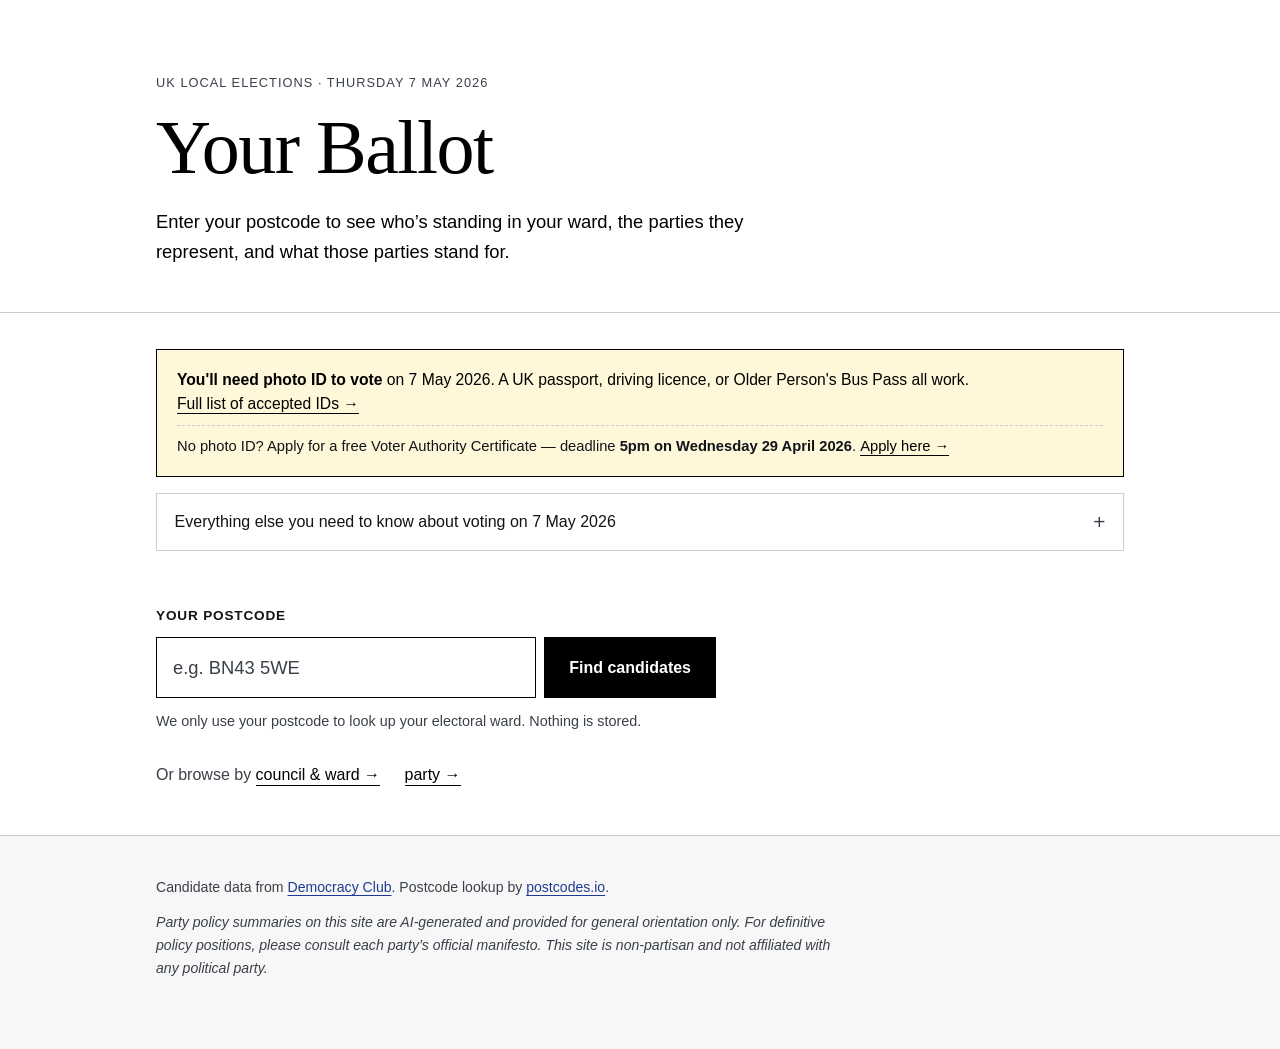
<file: index.html>
<!DOCTYPE html>
<html lang="en-GB">
<head>
  <meta charset="UTF-8" />
  <meta name="viewport" content="width=device-width, initial-scale=1.0" />
  <meta name="color-scheme" content="light only" />
  <meta name="theme-color" content="#ffffff" />

  <!-- Security: Content Security Policy, referrer hardening. Deliberate
       trust-boundary: scripts, styles, fonts, images, XHR/fetch are all
       whitelisted to known civic data sources only (Democracy Club YNR,
       postcodes.io). See SECURITY.md for rationale and caveats of
       meta-delivered CSP. -->
  <meta http-equiv="Content-Security-Policy" content="default-src 'self'; script-src 'self' 'sha256-27lUGhEs+obshPZiTGT3aqrkzlzxQXEiIPs3VfZWTvY=' 'sha256-OsLObyIPJ7+JVXh6M7ayK64Dzvxe0828+A/XZj1Cp4s=' 'sha256-hD/Wktsfec+99YOd64qZM9pO0VhZDZ+yru89PD+6JT8='; style-src 'self' 'unsafe-inline' https://fonts.googleapis.com; font-src 'self' https://fonts.gstatic.com; img-src 'self' data: https:; connect-src 'self' https://api.postcodes.io https://candidates.democracyclub.org.uk; frame-ancestors 'none'; base-uri 'self'; form-action 'self'; object-src 'none'; upgrade-insecure-requests" />
  <meta name="referrer" content="strict-origin-when-cross-origin" />
  <meta http-equiv="X-Content-Type-Options" content="nosniff" />
  <title>Your Ballot · UK Local Elections, 7 May 2026</title>
  <meta name="description" content="Enter your postcode to see the candidates standing in your area for the UK local elections on Thursday 7 May 2026. Non-partisan, ad-free, no accounts." />

  <!-- Favicon -->
  <link rel="icon" type="image/svg+xml" href="favicon.svg" />

  <!-- Canonical + Open Graph + Twitter -->
  <link rel="canonical" href="https://civictoolbox.github.io/your-ballot/" />
  <meta property="og:type" content="website" />
  <meta property="og:url" content="https://civictoolbox.github.io/your-ballot/" />
  <meta property="og:title" content="Your Ballot · UK Local Elections, 7 May 2026" />
  <meta property="og:description" content="Enter your postcode to see the candidates standing in your ward on Thursday 7 May 2026." />
  <meta property="og:image" content="https://civictoolbox.github.io/your-ballot/og-image.png" />
  <meta property="og:image:width" content="1200" />
  <meta property="og:image:height" content="630" />
  <meta property="og:locale" content="en_GB" />
  <meta name="twitter:card" content="summary_large_image" />
  <meta name="twitter:title" content="Your Ballot · UK Local Elections, 7 May 2026" />
  <meta name="twitter:description" content="Enter your postcode to see the candidates standing in your ward on Thursday 7 May 2026." />
  <meta name="twitter:image" content="https://civictoolbox.github.io/your-ballot/og-image.png" />

  <!-- Fonts: Fraunces (serif display) + Inter Tight (sans body) -->
  <link rel="preconnect" href="https://fonts.googleapis.com" />
  <link rel="preconnect" href="https://fonts.gstatic.com" crossorigin />
  <link
    href="https://fonts.googleapis.com/css2?family=Fraunces:opsz,wght@9..144,400;9..144,500;9..144,600;9..144,700&family=Inter+Tight:wght@400;500;600&display=swap"
    rel="stylesheet"
  />

  <link rel="stylesheet" href="css/styles.css" />

  <script type="application/ld+json">
  {
    "@context": "https://schema.org",
    "@graph": [
      {
        "@type": "WebSite",
        "@id": "https://civictoolbox.github.io/your-ballot/#website",
        "url": "https://civictoolbox.github.io/your-ballot/",
        "name": "Your Ballot",
        "description": "Enter your postcode to see the candidates standing in your ward at the UK local elections on Thursday 7 May 2026.",
        "inLanguage": "en-GB",
        "publisher": {
          "@type": "Organization",
          "name": "civictoolbox",
          "url": "https://civictoolbox.github.io/"
        }
      },
      {
        "@type": "Event",
        "name": "UK Local Elections 2026",
        "startDate": "2026-05-07T07:00:00+01:00",
        "endDate": "2026-05-07T22:00:00+01:00",
        "eventStatus": "https://schema.org/EventScheduled",
        "eventAttendanceMode": "https://schema.org/OfflineEventAttendanceMode",
        "location": {
          "@type": "Country",
          "name": "United Kingdom"
        },
        "description": "Local council elections held across England, with some by-elections in Scotland and Wales."
      }
    ]
  }
  </script>
</head>
<body>
  <a href="#main" class="skip-link">Skip to content</a>

  <noscript>
    <aside class="voter-id-banner" role="note" style="margin:1rem auto;max-width:1040px;">
      <p>
        <strong>This site needs JavaScript</strong> to look up your candidates.
        If you can't enable JS, head straight to
        <a href="https://whocanivotefor.co.uk/" rel="noopener">whocanivotefor.co.uk</a>
        — Democracy Club's own tool — which works without JavaScript.
      </p>
    </aside>
  </noscript>

  <header class="site-header">
    <div class="container">
      <p class="eyebrow">UK Local Elections &middot; Thursday 7 May 2026</p>
      <h1 class="site-title">Your Ballot</h1>
      <p class="site-tagline">
        Enter your postcode to see who&rsquo;s standing in your ward, the parties they represent,
        and what those parties stand for.
      </p>
    </div>
  </header>

  <main id="main" class="container">

    <!-- Voter ID reminder -->
    <aside class="voter-id-banner" role="note" aria-label="Voter ID requirement">
      <p>
        <strong>You'll need photo ID to vote</strong> on 7 May 2026.
        A UK passport, driving licence, or Older Person's Bus Pass all work.
        <a href="https://www.gov.uk/how-to-vote/photo-id-youll-need" rel="noopener" target="_blank">Full list of accepted IDs →</a>
      </p>
      <p class="voter-id-fallback">
        No photo ID? Apply for a free Voter Authority Certificate — deadline
        <strong>5pm on Wednesday 29 April 2026</strong>.
        <a href="https://www.gov.uk/apply-for-photo-id-voter-authority-certificate" rel="noopener" target="_blank">Apply here →</a>
      </p>
    </aside>

    <!-- Election day details -->
    <details class="election-day" aria-label="Everything else you need to know about voting">
      <summary>Everything else you need to know about voting on 7 May 2026</summary>
      <div class="election-day-body">
        <dl>
          <dt>Polling hours</dt>
          <dd>Polling stations are open from <strong>7am to 10pm</strong> on Thursday 7 May 2026. If you're in the queue at 10pm, you can still vote.</dd>
          <dt>Where to vote</dt>
          <dd>You can only vote at the polling station printed on your poll card. Look up yours above, or check at <a href="https://wheredoivote.co.uk/" rel="noopener" target="_blank">wheredoivote.co.uk</a>. Don't have a poll card? You can still vote — just bring photo ID.</dd>
          <dt>Accessibility</dt>
          <dd>Every polling station has a Tactile Voting Device for visually impaired voters. You can also bring a companion to help you, or ask the Presiding Officer for assistance.</dd>
          <dt>Postal and proxy vote deadlines</dt>
          <dd>Postal vote applications must reach your council by <strong>5pm on Wednesday 22 April 2026</strong>. Proxy vote applications close at <strong>5pm on Wednesday 29 April 2026</strong>. Apply at <a href="https://www.gov.uk/apply-postal-vote" rel="noopener" target="_blank">gov.uk/apply-postal-vote</a> or <a href="https://www.gov.uk/apply-vote-proxy" rel="noopener" target="_blank">gov.uk/apply-vote-proxy</a>.</dd>
          <dt>Can't make it on the day?</dt>
          <dd>Apply for an emergency proxy vote up to <strong>5pm on 7 May 2026</strong> if something unexpected (illness, work) means you can't get to your polling station.</dd>
          <dt>If you make a mistake on your ballot</dt>
          <dd>Ask the Presiding Officer for a replacement. They'll mark your first paper as spoilt and give you a fresh one.</dd>
        </dl>
      </div>
    </details>

    <!-- Search -->
    <section class="search-section" aria-labelledby="search-heading">
      <h2 id="search-heading" class="visually-hidden">Find your candidates</h2>
      <form id="postcode-form" class="postcode-form" novalidate>
        <label for="postcode-input" class="postcode-label">Your postcode</label>
        <div class="postcode-row">
          <input
            id="postcode-input"
            name="postcode"
            type="text"
            inputmode="text"
            autocomplete="postal-code"
            autocapitalize="characters"
            spellcheck="false"
            placeholder="e.g. BN43 5WE"
            aria-describedby="postcode-help"
            required
          />
          <button type="submit" id="postcode-submit">
            <span class="btn-label">Find candidates</span>
            <span class="btn-spinner" aria-hidden="true"></span>
          </button>
        </div>
        <p id="postcode-help" class="postcode-help">
          We only use your postcode to look up your electoral ward. Nothing is stored.
        </p>
        <p id="postcode-error" class="postcode-error" role="alert" hidden></p>
      </form>
      <nav class="browse-link" aria-label="Other ways to browse">
        Or browse by
        <a href="all.html">council & ward →</a>
        <a href="parties.html">party →</a>
      </nav>
    </section>

    <!-- Status / loading area -->
    <div id="status-region" class="status-region" aria-live="polite"></div>

    <!-- Results -->
    <section id="results" class="results" hidden>
      <header class="results-header">
        <p class="results-kicker" id="results-kicker"></p>
        <h2 class="results-heading" id="results-heading"></h2>
        <p class="results-sub" id="results-sub"></p>
      </header>

      <div class="results-grid" id="candidates-grid"></div>

      <!-- Priority-matcher: voter ticks the issues that matter to them,
           and each candidate card reveals their party's position on
           those issues. Helps voters focus without us ranking for them. -->
      <section id="priority-tool" class="priority-tool" hidden aria-labelledby="priority-heading">
        <h3 id="priority-heading" class="priority-heading">Not sure who to vote for?</h3>
        <p class="priority-intro">
          Tick the <strong>issues that matter most to you</strong>. We'll show what each
          candidate's party says about those specific issues, so you can scan the
          positions that are actually relevant to your vote.
        </p>
        <fieldset class="priority-fieldset">
          <legend class="visually-hidden">Issues I care about</legend>
          <div class="priority-issues" id="priority-issues">
            <!-- Populated dynamically from parties.json _meta.issues -->
          </div>
        </fieldset>
        <p class="priority-note" id="priority-note" aria-live="polite"></p>
      </section>

      <!-- What does your council actually decide? -->
      <details class="council-powers" id="council-powers" hidden>
        <summary><span id="council-powers-summary-text">What does this council actually decide?</span></summary>
        <div class="council-powers-body">
          <p>
            UK councils are split across two tiers in many areas. The election
            you're voting in determines which tier of responsibilities is at
            stake on 7 May 2026.
          </p>
          <dl>
            <dt>District, borough, or city councils (lower tier) typically run:</dt>
            <dd>
              Bin collections and street cleaning · housing and homelessness
              services · planning decisions for new buildings and extensions ·
              council tax rates (collecting on behalf of the county/police/fire too) ·
              leisure centres, parks, and markets · licensing for taxis, pubs,
              and street trading · housing benefit and council tax support ·
              running elections themselves.
            </dd>
            <dt>County councils (upper tier) typically run:</dt>
            <dd>
              Schools and school admissions (except academies) ·
              adult social care (care homes, home care) ·
              children's social care (child protection, fostering) ·
              roads, streetlights, and traffic systems · waste disposal
              after your district's collection · libraries ·
              registration of births, deaths, and marriages · trading
              standards and environmental health · public health.
            </dd>
            <dt>Unitary, London borough, and metropolitan councils:</dt>
            <dd>
              Combine both tiers in a single council — they run
              everything above.
            </dd>
          </dl>
          <p class="council-powers-note">
            Whichever candidate you pick has direct influence only over the
            services their council is responsible for. If you care about
            schools or social care, check whether your ward election is for
            a county or a combined-tier council.
          </p>
        </div>
      </details>

      <section class="next-steps" id="next-steps" hidden>
        <a id="polling-station-link" class="next-step-link" href="#" rel="noopener" target="_blank">
          <span class="next-step-label">Find your polling station</span>
          <span class="next-step-host">on wheredoivote.co.uk →</span>
        </a>
        <button type="button" id="share-btn" class="next-step-link next-step-button">
          <span class="next-step-label">Share this ward</span>
          <span class="next-step-host" id="share-btn-host">Copy link</span>
        </button>
      </section>

      <section class="parties-section" id="parties-section" hidden>
        <h3 class="parties-heading">Where the parties stand</h3>
        <p class="parties-note">
          Short, AI-generated summaries of each party&rsquo;s public positions.
          Always check official manifestos before voting.
        </p>
        <div class="parties-grid" id="parties-grid"></div>
      </section>
    </section>

    <!-- Empty / no-election state (also reused for county-only / two-tier
         fallback — the JS swaps the heading + body text as needed) -->
    <section id="no-election" class="no-election" hidden>
      <h2>No local election found for this postcode</h2>
      <div id="no-election-body">
        <p>
          We couldn&rsquo;t find a local election on 7 May 2026 for your area.
          This may mean your council isn&rsquo;t holding an election this year, or the
          data hasn&rsquo;t been published yet.
        </p>
        <p>
          Try <a href="https://whocanivotefor.co.uk/" rel="noopener">Who Can I Vote For?</a> for
          the most up-to-date information.
        </p>
      </div>
    </section>
  </main>

  <footer class="site-footer">
    <div class="container">
      <p>
        Candidate data from
        <a href="https://candidates.democracyclub.org.uk/" rel="noopener">Democracy Club</a>.
        Postcode lookup by
        <a href="https://postcodes.io/" rel="noopener">postcodes.io</a>.
      </p>
      <p class="disclaimer">
        Party policy summaries on this site are AI-generated and provided for general orientation only.
        For definitive policy positions, please consult each party&rsquo;s official manifesto.
        This site is non-partisan and not affiliated with any political party.
      </p>
    </div>
  </footer>

  <script src="js/app.js" defer></script>
</body>
</html>
</file>
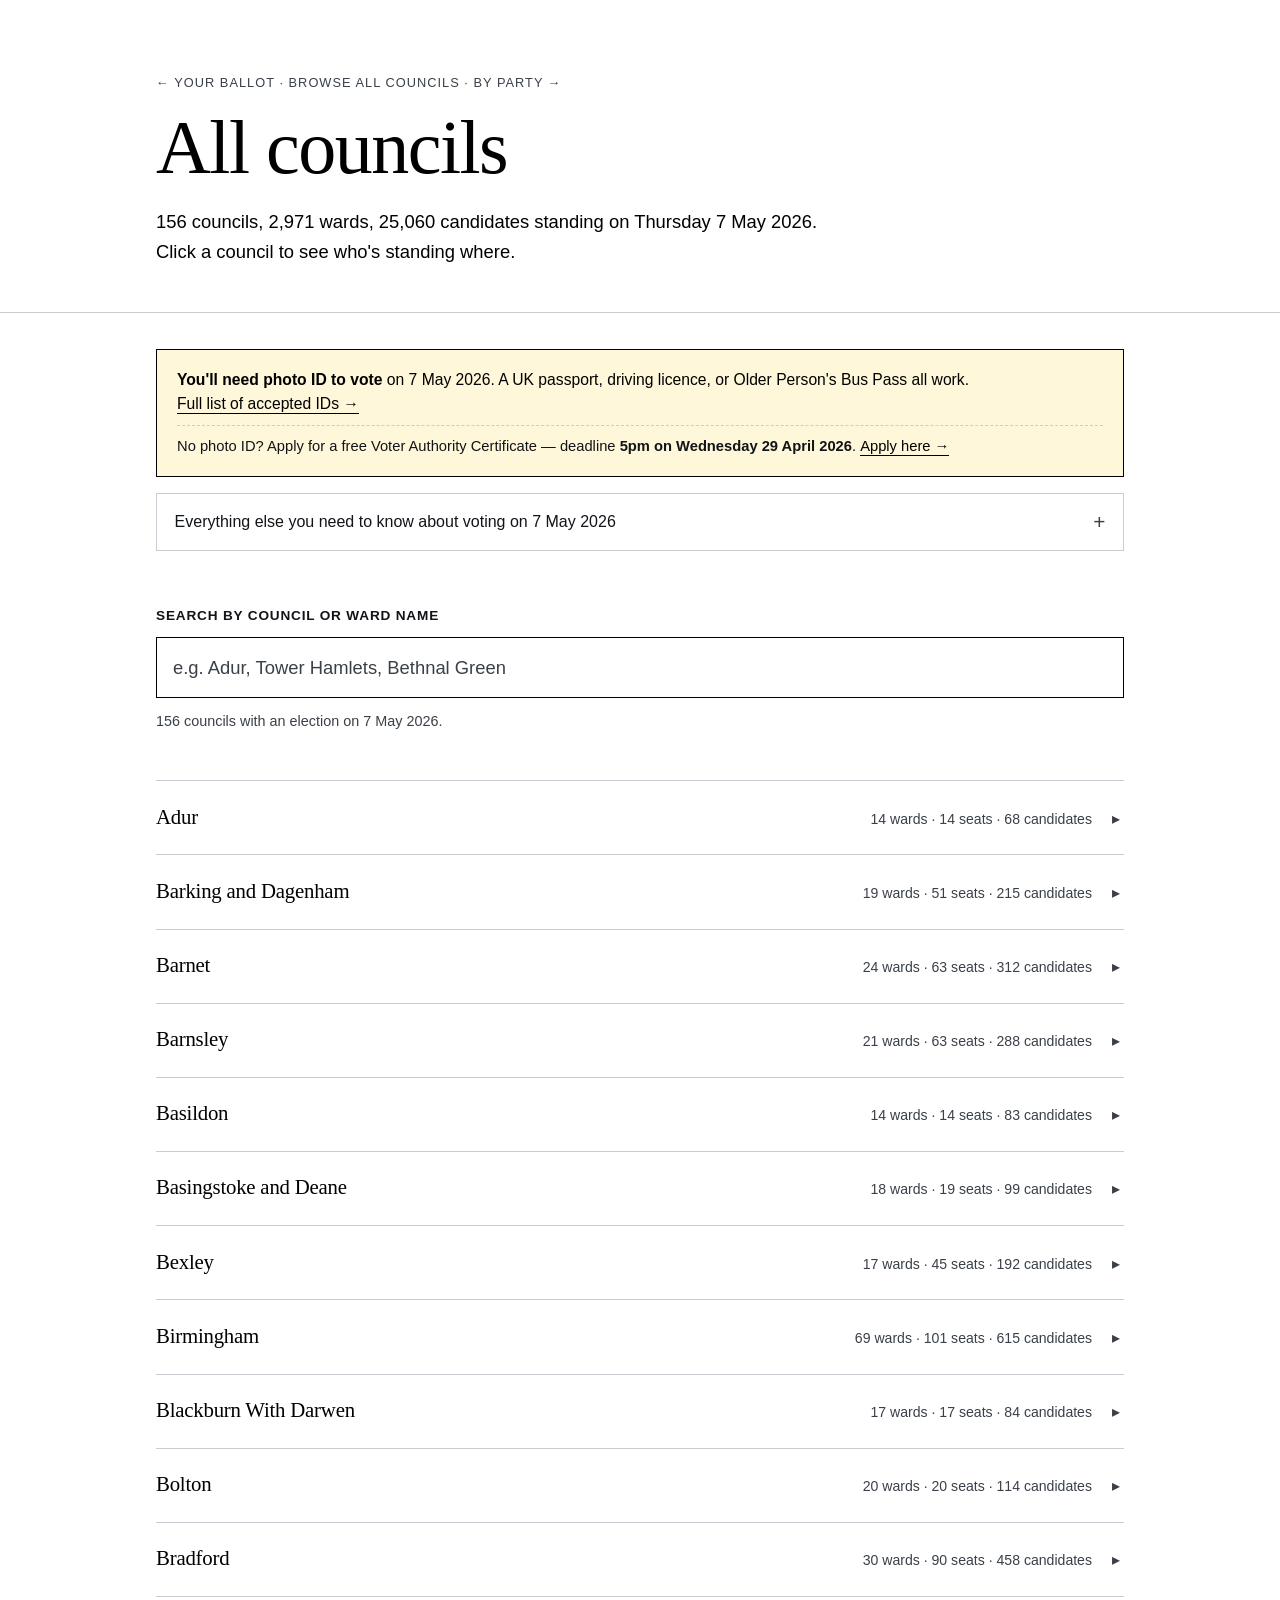
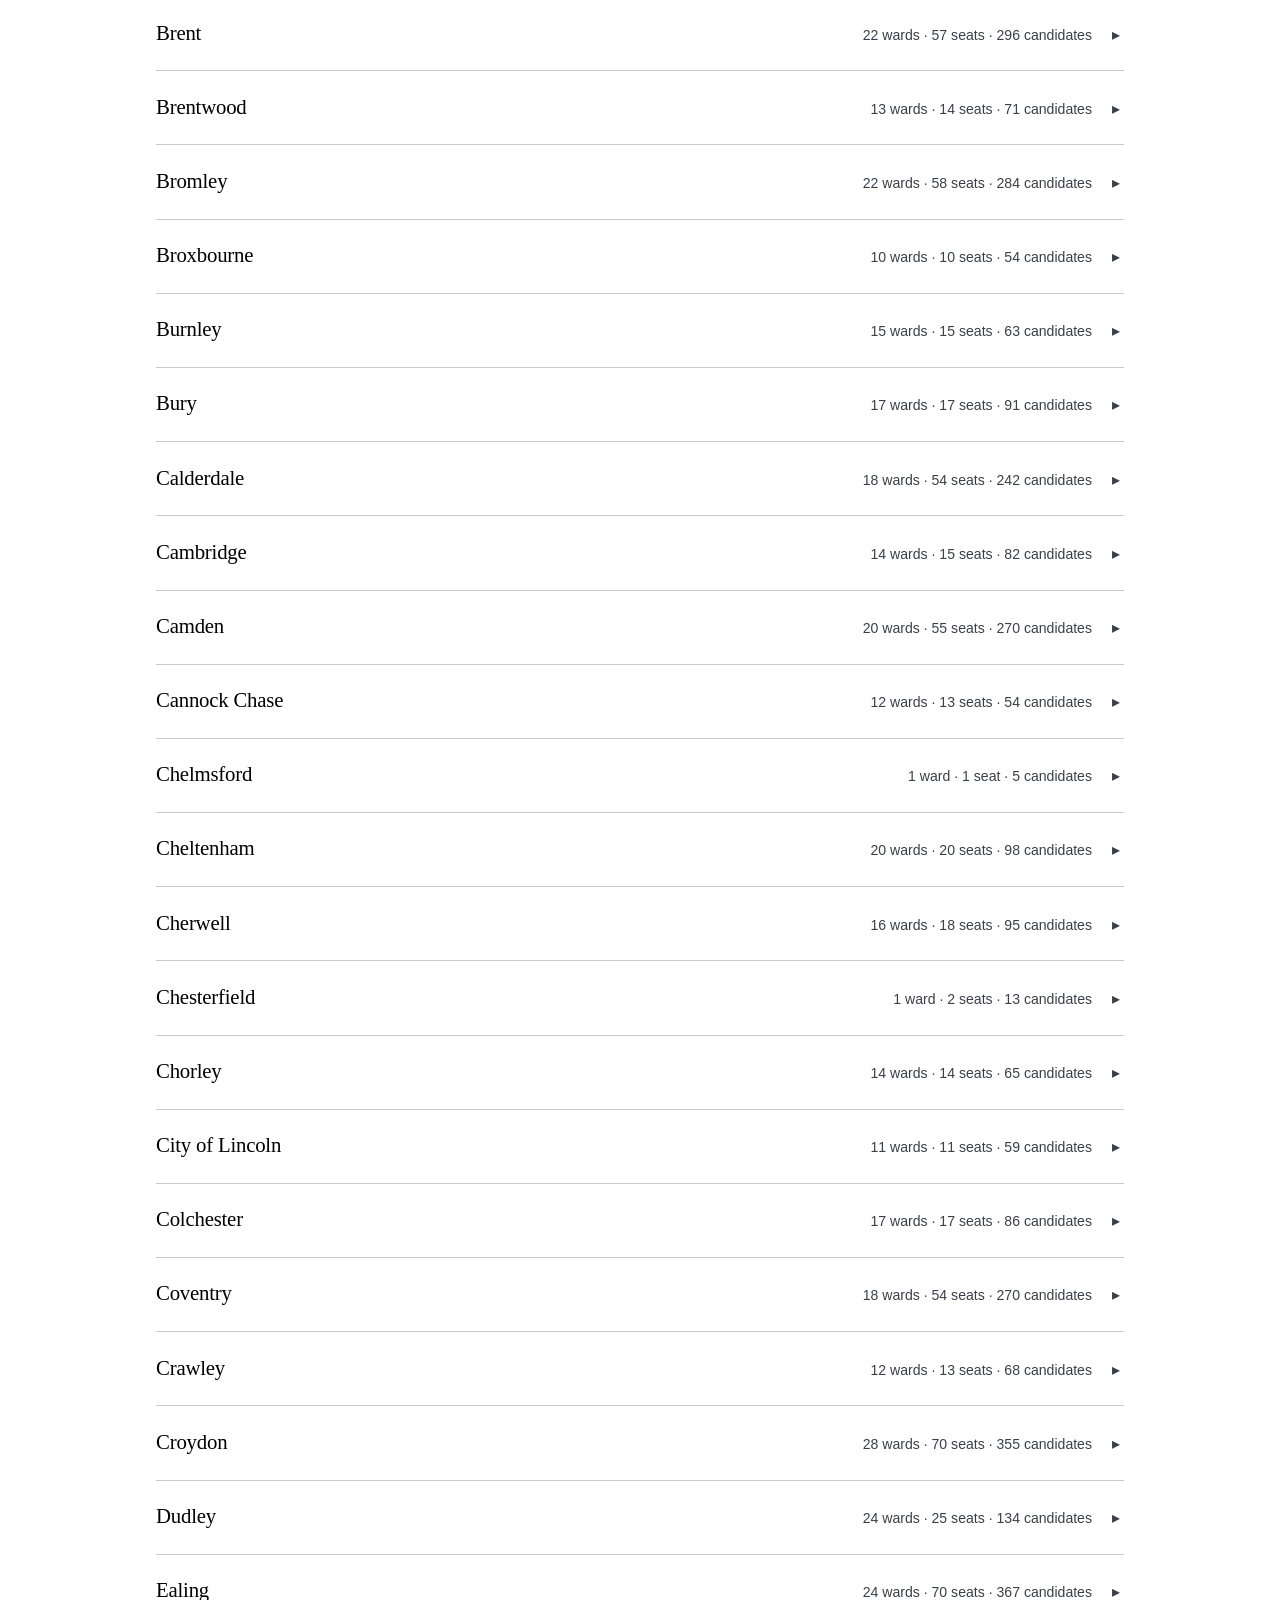
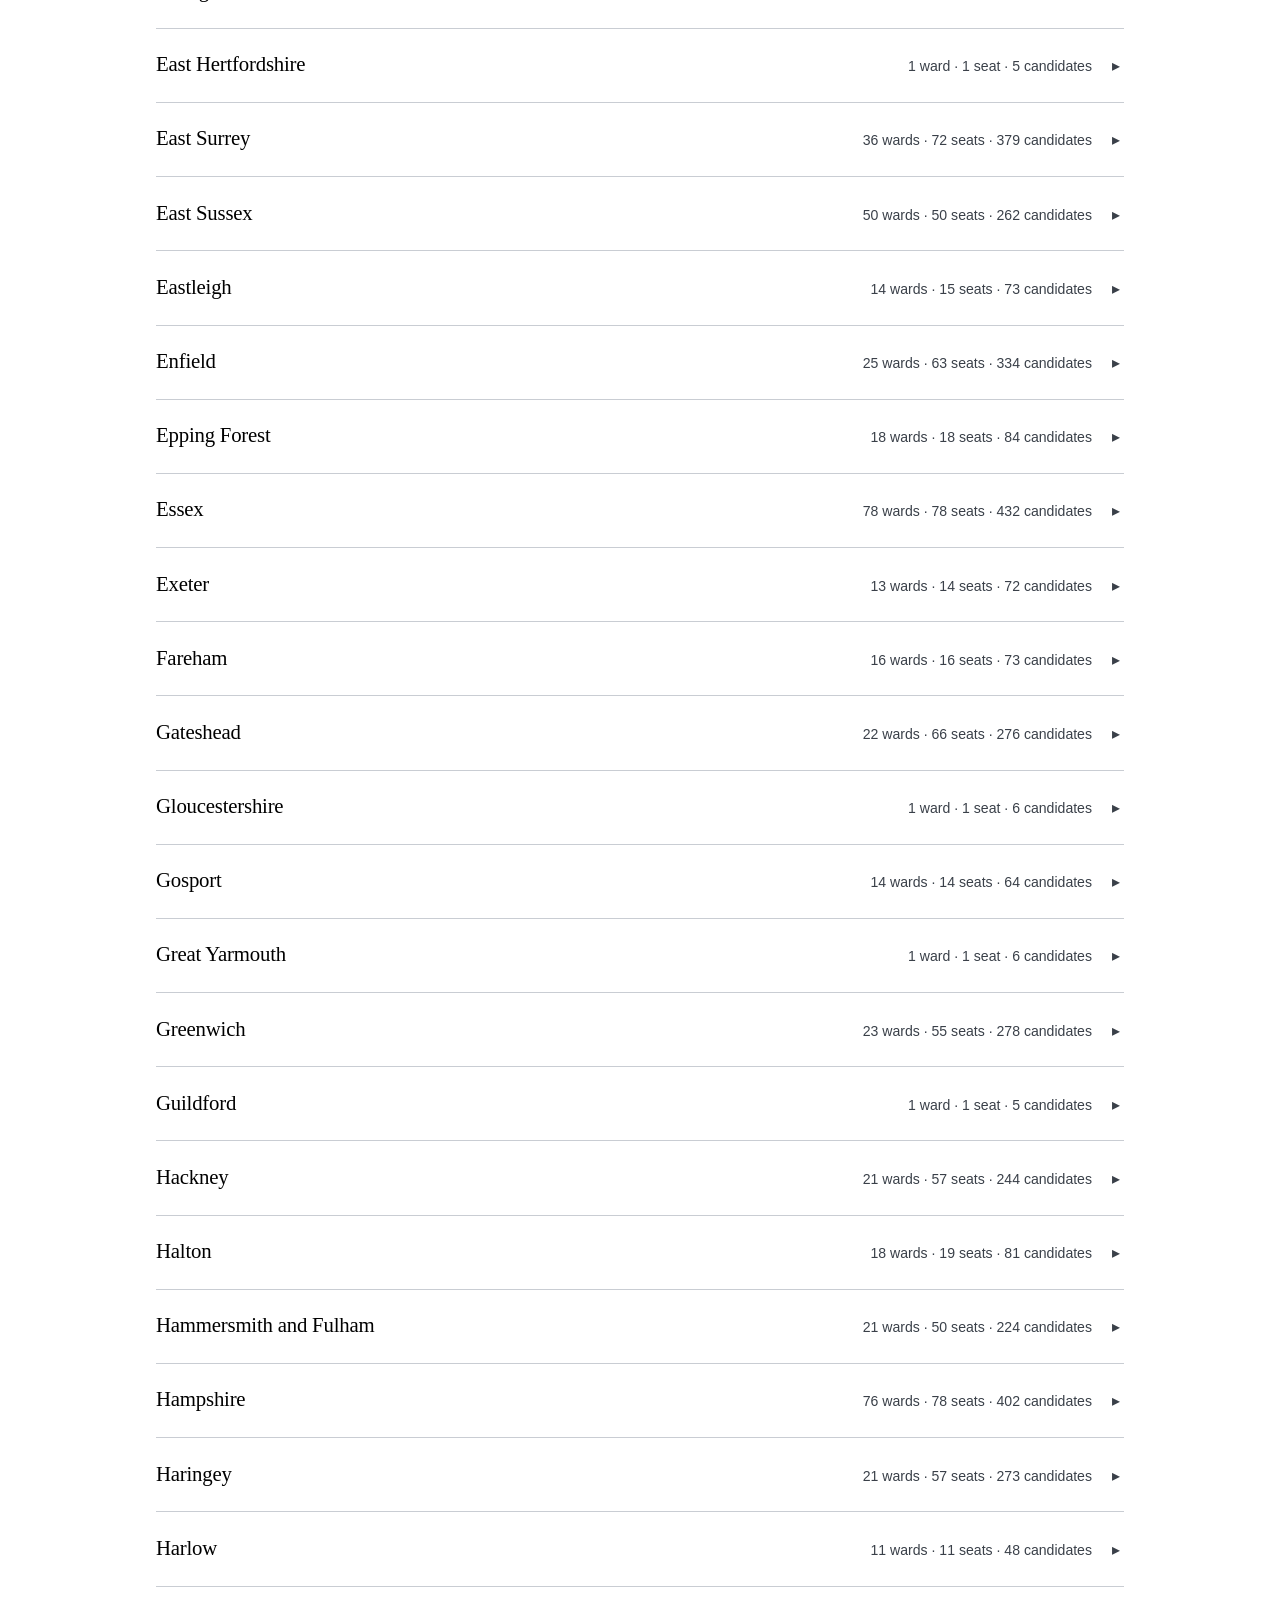
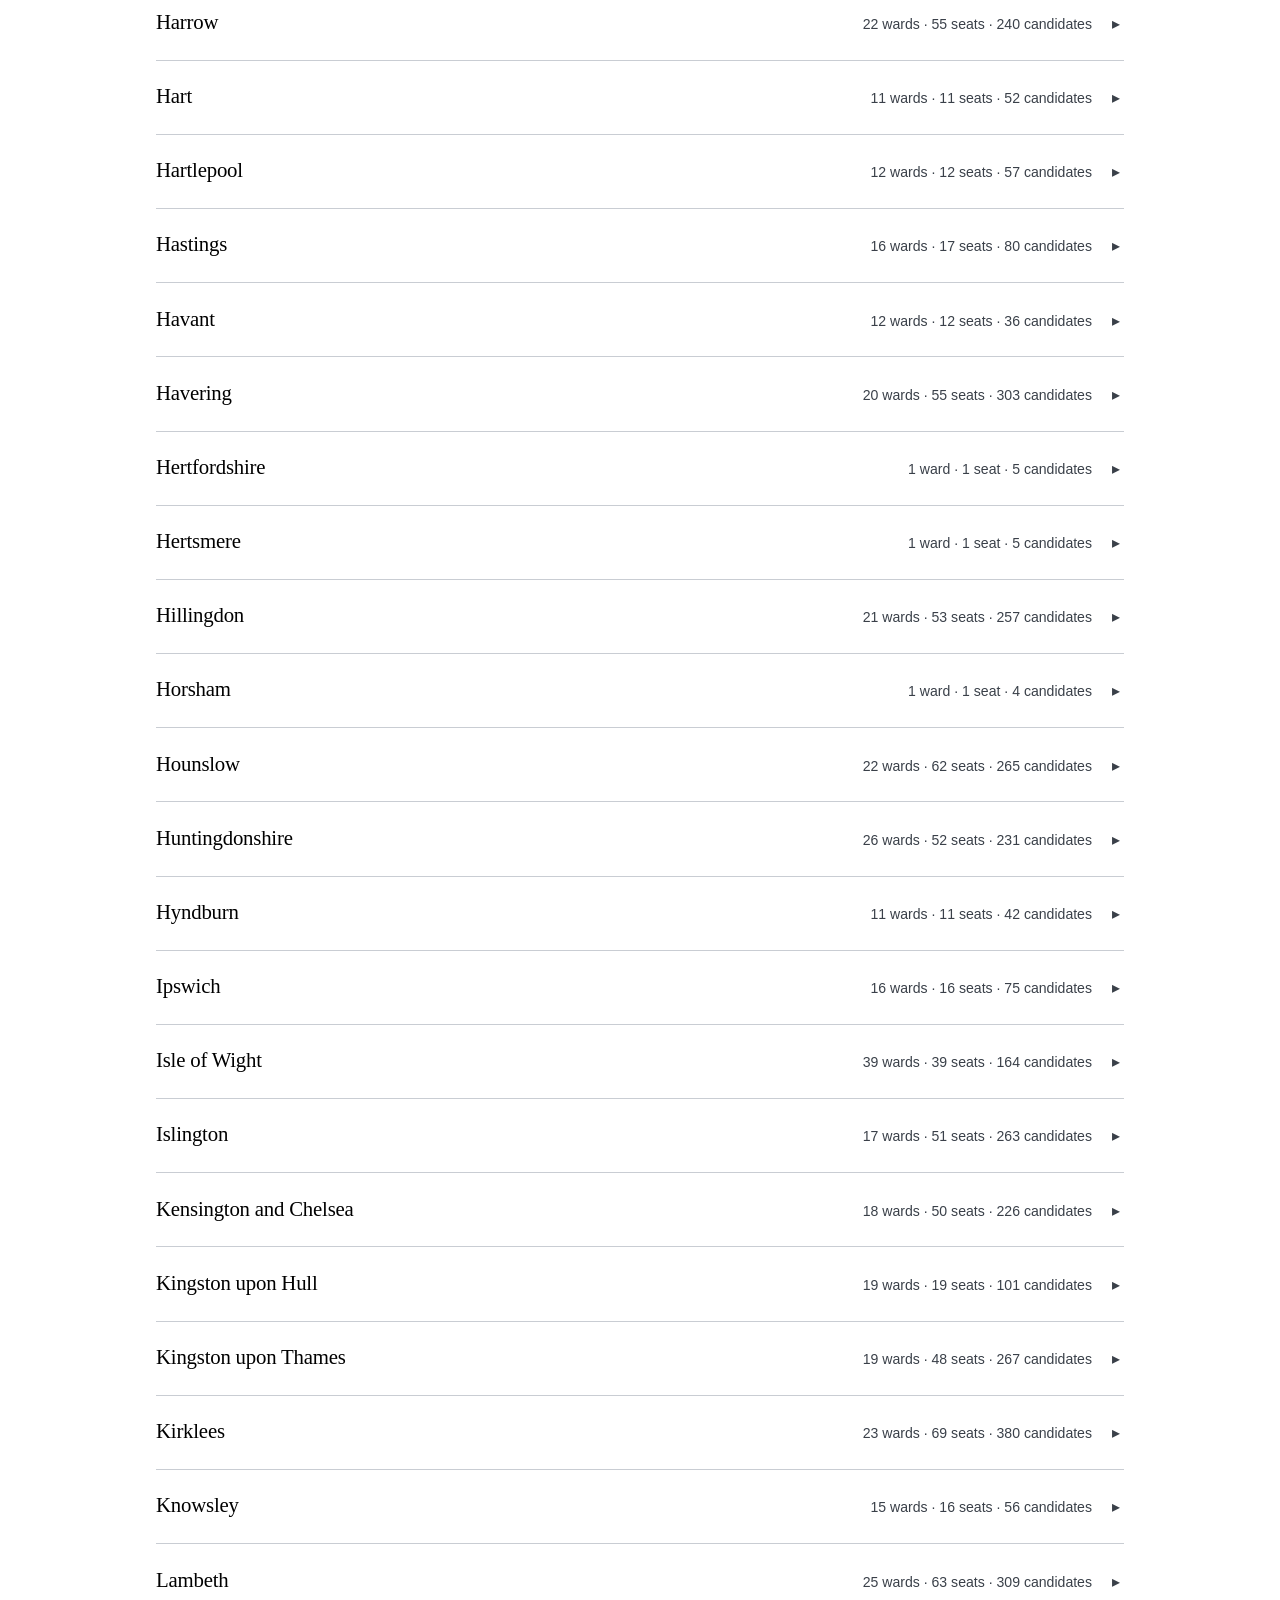
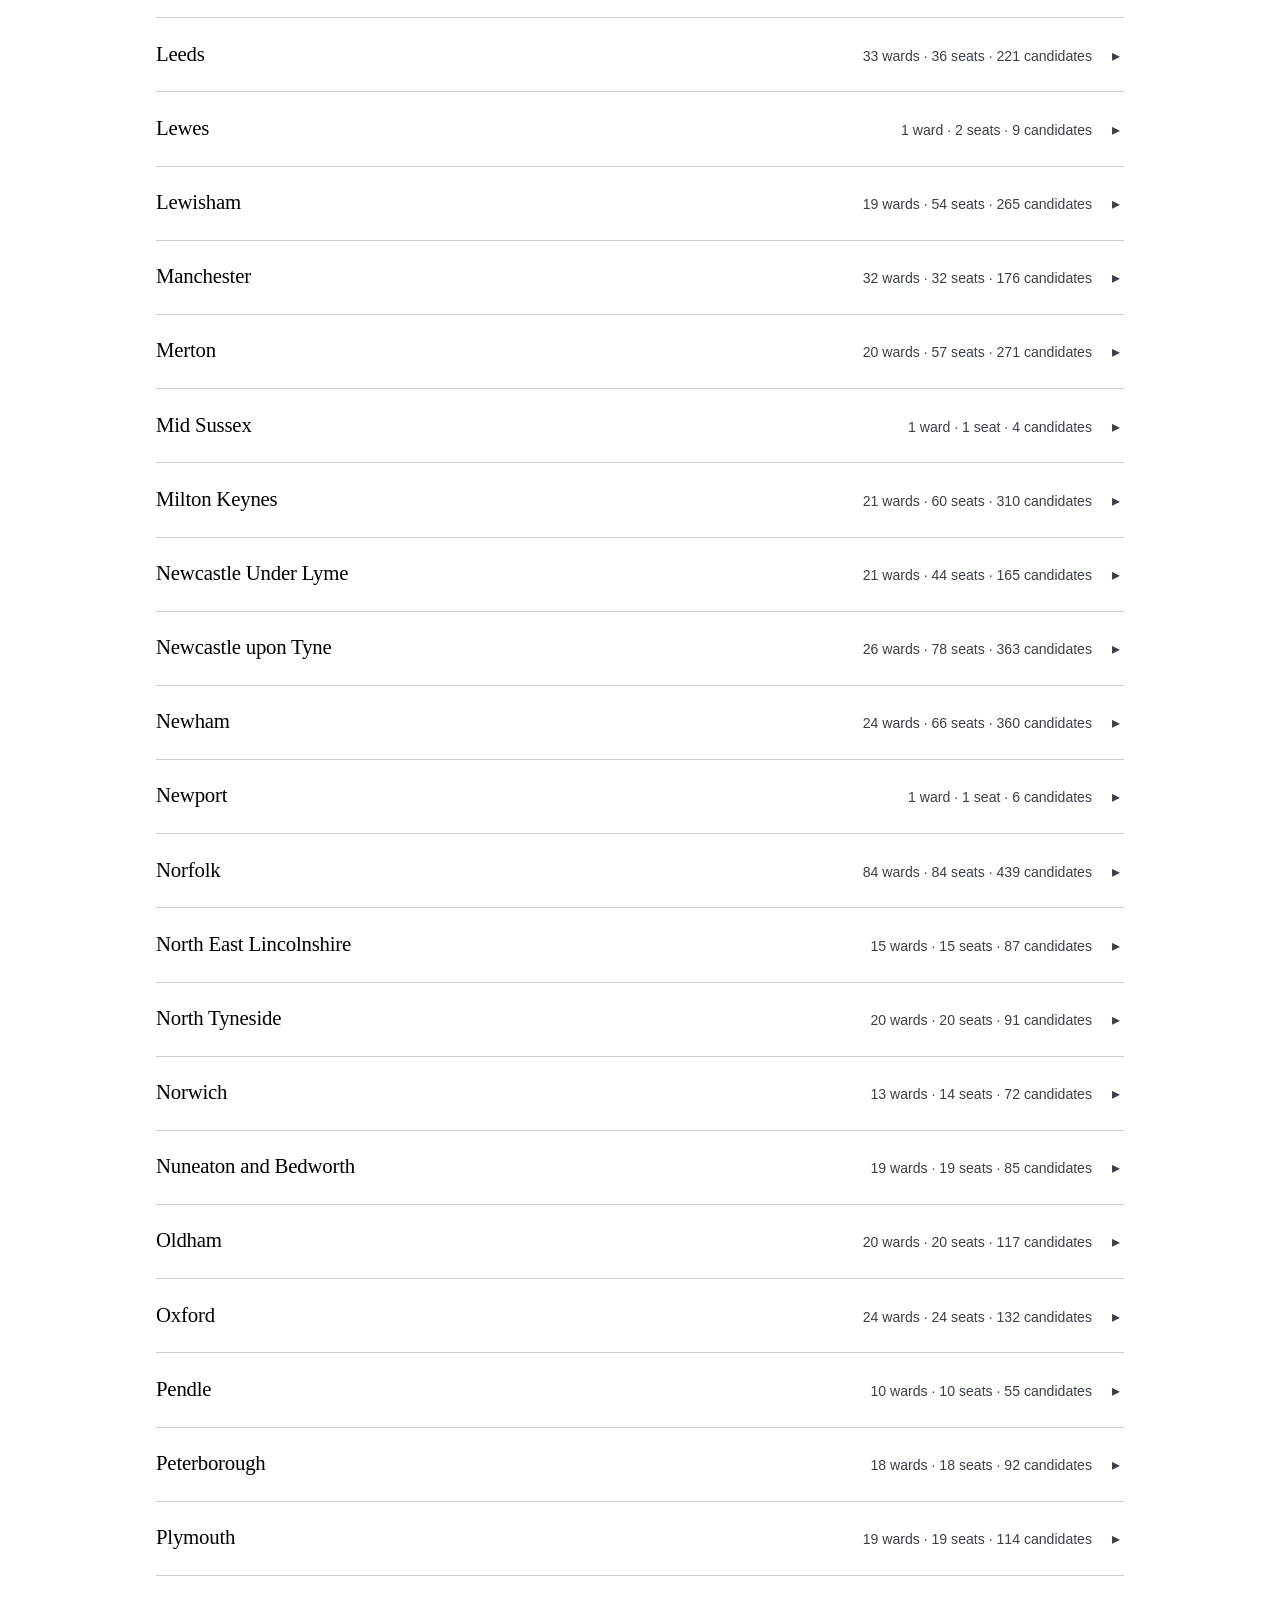
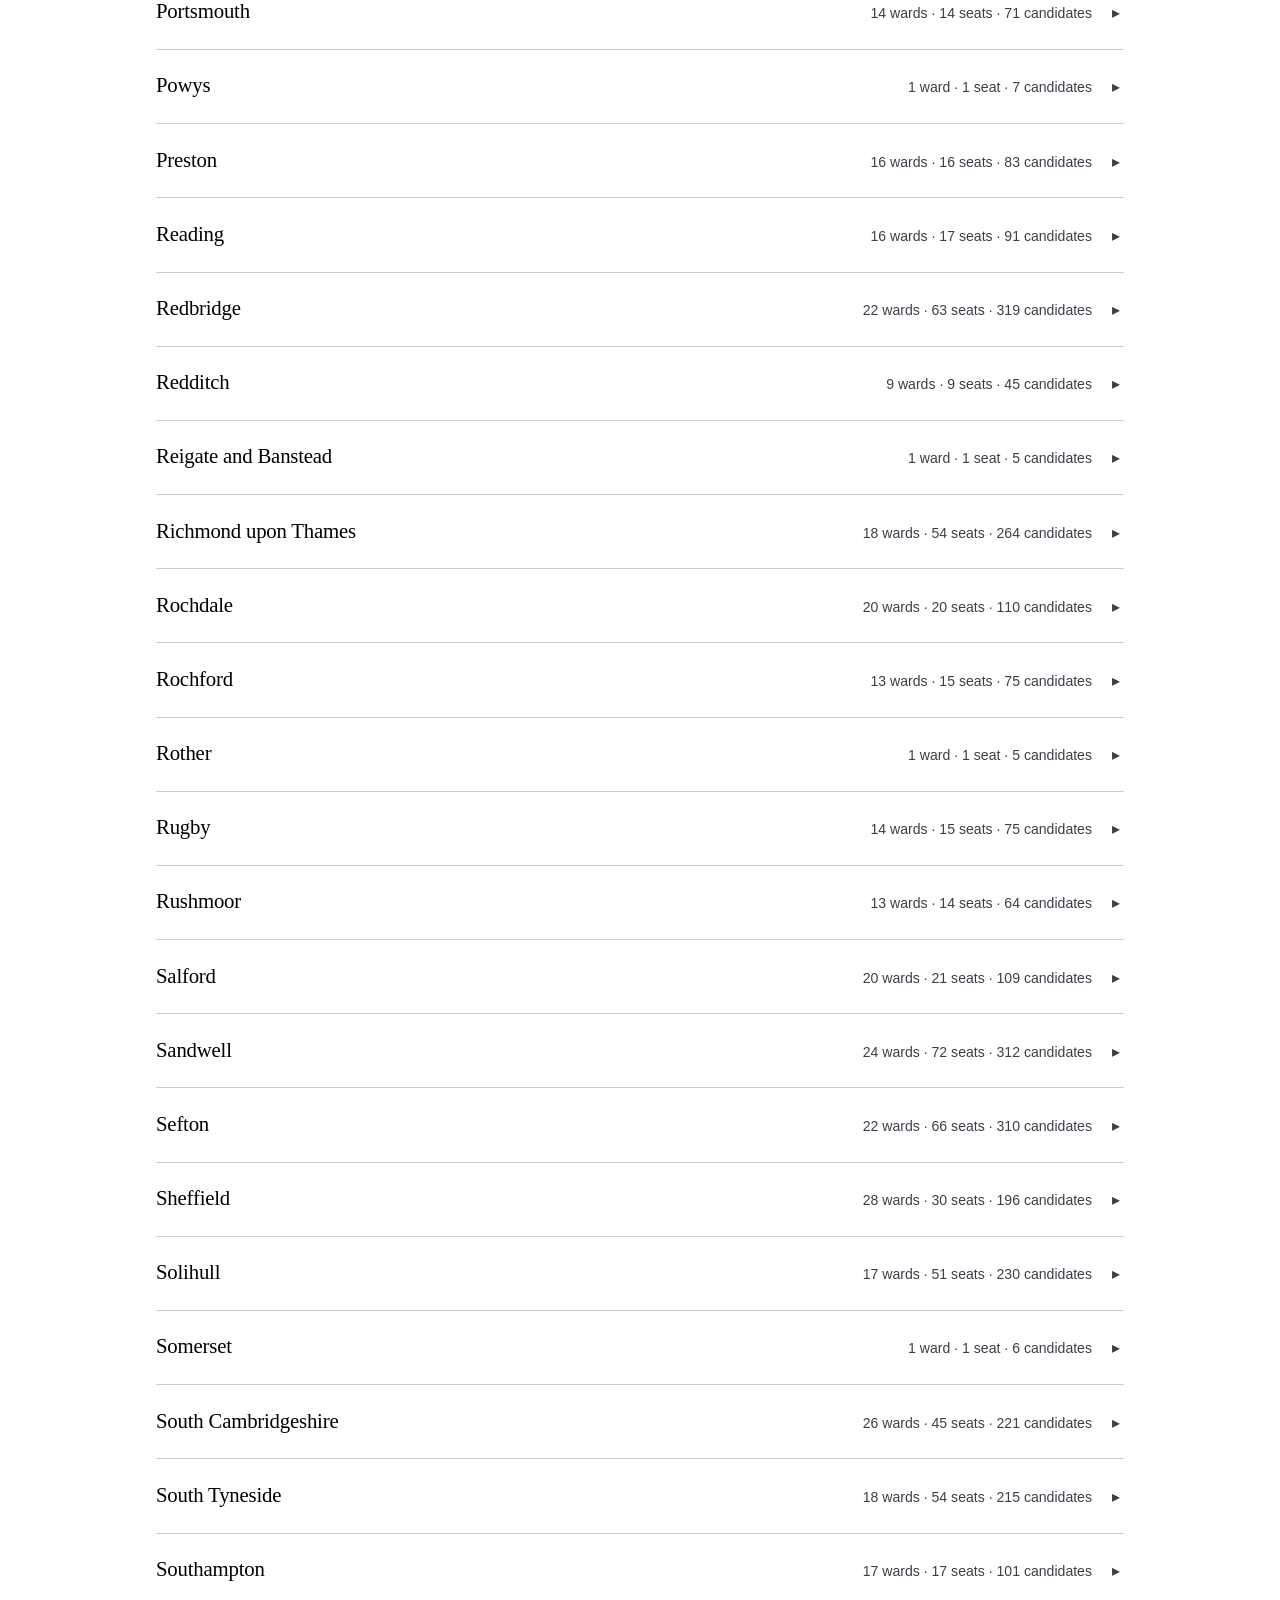
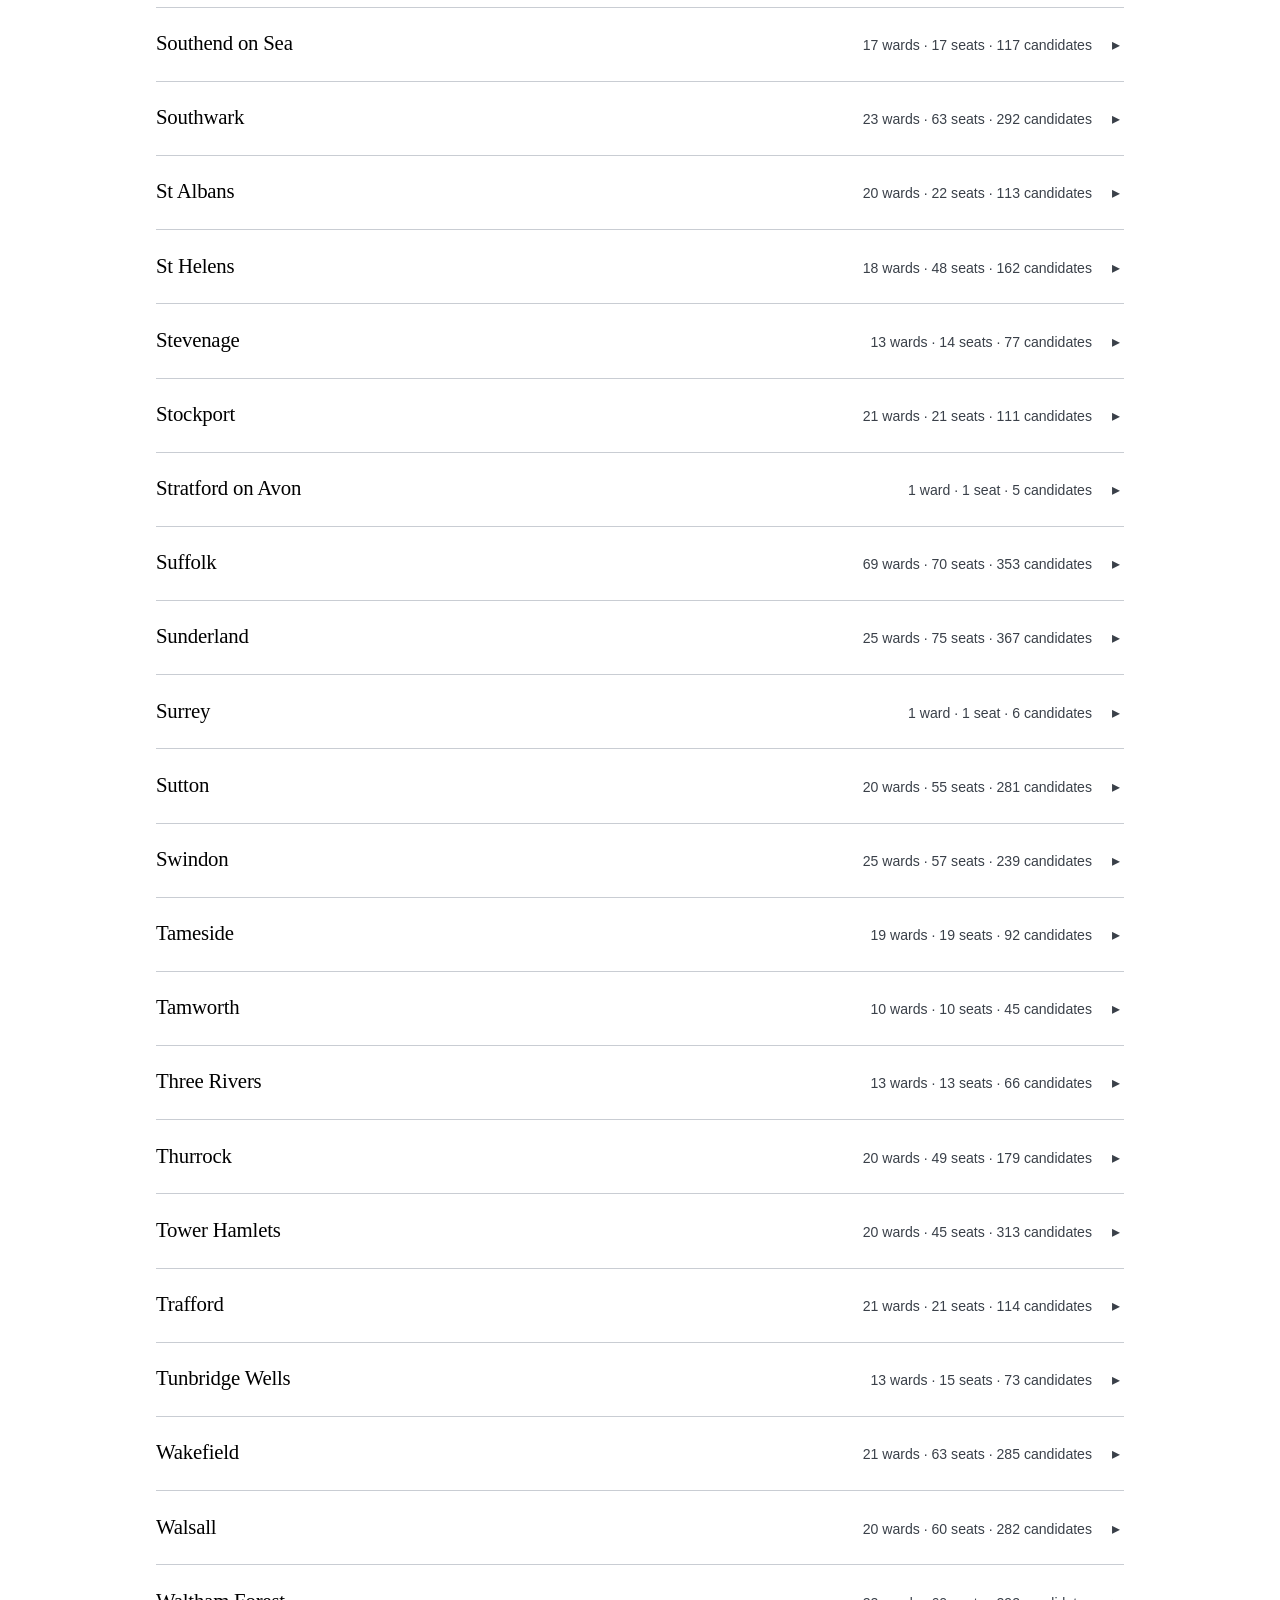
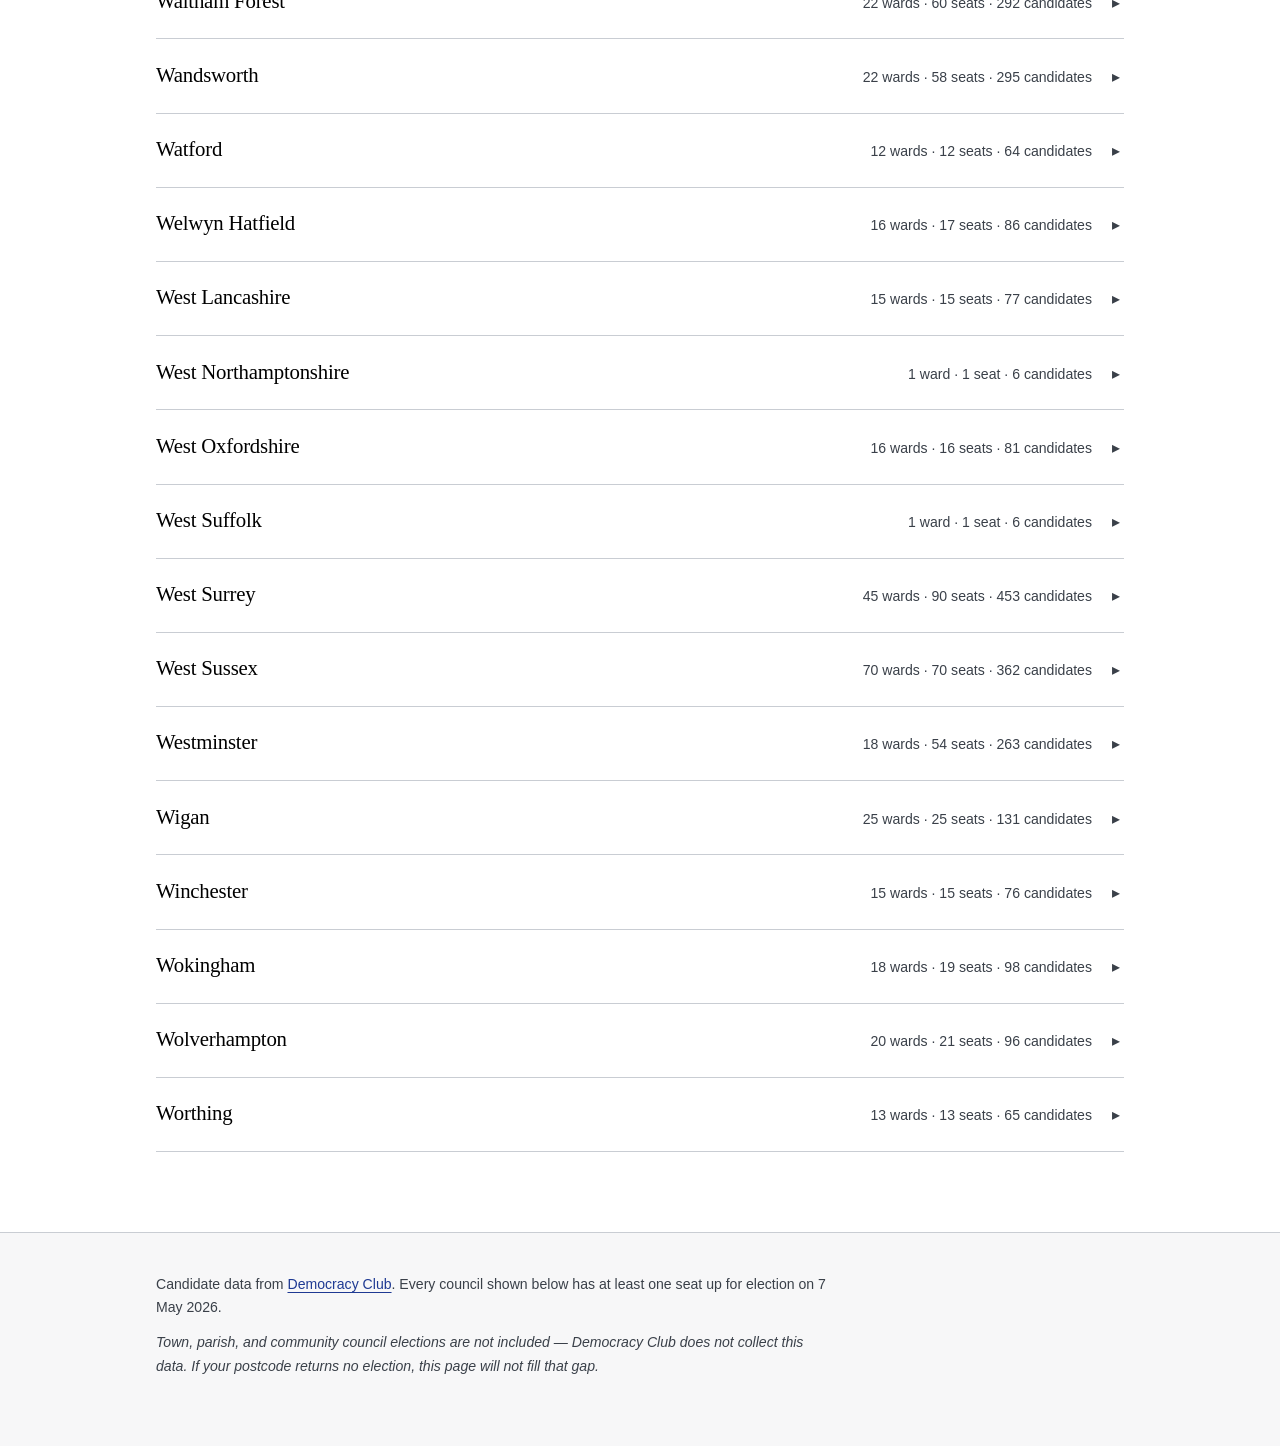
<file: all.html>
<!DOCTYPE html>
<html lang="en-GB">
<head>
  <meta charset="UTF-8" />
  <meta name="viewport" content="width=device-width, initial-scale=1.0" />
  <meta name="color-scheme" content="light only" />
  <meta name="theme-color" content="#ffffff" />

  <!-- Security: Content Security Policy, referrer hardening. Deliberate
       trust-boundary: scripts, styles, fonts, images, XHR/fetch are all
       whitelisted to known civic data sources only (Democracy Club YNR,
       postcodes.io). See SECURITY.md for rationale and caveats of
       meta-delivered CSP. -->
  <meta http-equiv="Content-Security-Policy" content="default-src 'self'; script-src 'self' 'sha256-27lUGhEs+obshPZiTGT3aqrkzlzxQXEiIPs3VfZWTvY=' 'sha256-OsLObyIPJ7+JVXh6M7ayK64Dzvxe0828+A/XZj1Cp4s=' 'sha256-hD/Wktsfec+99YOd64qZM9pO0VhZDZ+yru89PD+6JT8='; style-src 'self' 'unsafe-inline' https://fonts.googleapis.com; font-src 'self' https://fonts.gstatic.com; img-src 'self' data: https:; connect-src 'self' https://api.postcodes.io https://candidates.democracyclub.org.uk; frame-ancestors 'none'; base-uri 'self'; form-action 'self'; object-src 'none'; upgrade-insecure-requests" />
  <meta name="referrer" content="strict-origin-when-cross-origin" />
  <meta http-equiv="X-Content-Type-Options" content="nosniff" />
  <title>Browse all councils · Your Ballot</title>
  <meta name="description" content="Every UK council with elections on Thursday 7 May 2026, with wards and candidates. Non-partisan, ad-free, no accounts." />

  <!-- Favicon -->
  <link rel="icon" type="image/svg+xml" href="favicon.svg" />

  <!-- Canonical + Open Graph + Twitter -->
  <link rel="canonical" href="https://civictoolbox.github.io/your-ballot/all.html" />
  <meta property="og:type" content="website" />
  <meta property="og:url" content="https://civictoolbox.github.io/your-ballot/all.html" />
  <meta property="og:title" content="Browse all councils · Your Ballot" />
  <meta property="og:description" content="Every UK council with a local election on Thursday 7 May 2026 — wards, seats, candidates." />
  <meta property="og:image" content="https://civictoolbox.github.io/your-ballot/og-image.png" />
  <meta property="og:image:width" content="1200" />
  <meta property="og:image:height" content="630" />
  <meta property="og:locale" content="en_GB" />
  <meta name="twitter:card" content="summary_large_image" />
  <meta name="twitter:title" content="Browse all councils · Your Ballot" />
  <meta name="twitter:description" content="Every UK council with a local election on Thursday 7 May 2026." />
  <meta name="twitter:image" content="https://civictoolbox.github.io/your-ballot/og-image.png" />

  <link rel="preconnect" href="https://fonts.googleapis.com" />
  <link rel="preconnect" href="https://fonts.gstatic.com" crossorigin />
  <link
    href="https://fonts.googleapis.com/css2?family=Fraunces:opsz,wght@9..144,400;9..144,500;9..144,600;9..144,700&family=Inter+Tight:wght@400;500;600&display=swap"
    rel="stylesheet"
  />

  <link rel="stylesheet" href="css/styles.css" />

  <script type="application/ld+json">
  {
    "@context": "https://schema.org",
    "@type": "CollectionPage",
    "url": "https://civictoolbox.github.io/your-ballot/all.html",
    "name": "Browse all councils · Your Ballot",
    "description": "Every UK council with a local election on Thursday 7 May 2026 — wards, seats, and candidates.",
    "inLanguage": "en-GB",
    "isPartOf": {
      "@type": "WebSite",
      "@id": "https://civictoolbox.github.io/your-ballot/#website"
    }
  }
  </script>
</head>
<body>
  <a href="#main" class="skip-link">Skip to content</a>

  <noscript>
    <aside class="voter-id-banner" role="note" style="margin:1rem auto;max-width:1040px;">
      <p>
        <strong>This site needs JavaScript</strong> to list the councils.
        If you can't enable JS, head straight to
        <a href="https://whocanivotefor.co.uk/" rel="noopener">whocanivotefor.co.uk</a>
        — Democracy Club's own tool — which works without JavaScript.
      </p>
    </aside>
  </noscript>

  <header class="site-header">
    <div class="container">
      <p class="eyebrow"><a href="./" class="back-link">← Your Ballot</a> &middot; Browse all councils &middot; <a href="parties.html" class="back-link">By party →</a></p>
      <h1 class="site-title">All councils</h1>
      <p class="site-tagline" id="all-tagline">
        Every council with an election on Thursday 7 May 2026.
        Click a council to see its wards and candidates.
      </p>
    </div>
  </header>

  <main id="main" class="container">

    <!-- Voter ID reminder -->
    <aside class="voter-id-banner" role="note" aria-label="Voter ID requirement">
      <p>
        <strong>You'll need photo ID to vote</strong> on 7 May 2026.
        A UK passport, driving licence, or Older Person's Bus Pass all work.
        <a href="https://www.gov.uk/how-to-vote/photo-id-youll-need" rel="noopener" target="_blank">Full list of accepted IDs →</a>
      </p>
      <p class="voter-id-fallback">
        No photo ID? Apply for a free Voter Authority Certificate — deadline
        <strong>5pm on Wednesday 29 April 2026</strong>.
        <a href="https://www.gov.uk/apply-for-photo-id-voter-authority-certificate" rel="noopener" target="_blank">Apply here →</a>
      </p>
    </aside>

    <!-- Election day details -->
    <details class="election-day" aria-label="Everything else you need to know about voting">
      <summary>Everything else you need to know about voting on 7 May 2026</summary>
      <div class="election-day-body">
        <dl>
          <dt>Polling hours</dt>
          <dd>Polling stations are open from <strong>7am to 10pm</strong> on Thursday 7 May 2026. If you're in the queue at 10pm, you can still vote.</dd>
          <dt>Where to vote</dt>
          <dd>You can only vote at the polling station printed on your poll card. Look up yours at <a href="https://wheredoivote.co.uk/" rel="noopener" target="_blank">wheredoivote.co.uk</a>. Don't have a poll card? You can still vote — just bring photo ID.</dd>
          <dt>Accessibility</dt>
          <dd>Every polling station has a Tactile Voting Device for visually impaired voters. You can also bring a companion to help you, or ask the Presiding Officer for assistance.</dd>
          <dt>Postal and proxy vote deadlines</dt>
          <dd>Postal vote applications must reach your council by <strong>5pm on Wednesday 22 April 2026</strong>. Proxy vote applications close at <strong>5pm on Wednesday 29 April 2026</strong>. Apply at <a href="https://www.gov.uk/apply-postal-vote" rel="noopener" target="_blank">gov.uk/apply-postal-vote</a> or <a href="https://www.gov.uk/apply-vote-proxy" rel="noopener" target="_blank">gov.uk/apply-vote-proxy</a>.</dd>
          <dt>Can't make it on the day?</dt>
          <dd>Apply for an emergency proxy vote up to <strong>5pm on 7 May 2026</strong> if something unexpected (illness, work) means you can't get to your polling station.</dd>
          <dt>If you make a mistake on your ballot</dt>
          <dd>Ask the Presiding Officer for a replacement. They'll mark your first paper as spoilt and give you a fresh one.</dd>
        </dl>
      </div>
    </details>

    <section class="search-section" aria-labelledby="search-heading">
      <h2 id="search-heading" class="visually-hidden">Search councils</h2>
      <label for="council-search" class="postcode-label">Search by council or ward name</label>
      <div class="postcode-row">
        <input
          id="council-search"
          type="search"
          inputmode="text"
          autocomplete="off"
          spellcheck="false"
          placeholder="e.g. Adur, Tower Hamlets, Bethnal Green"
        />
      </div>
      <p id="all-summary" class="postcode-help" aria-live="polite">Loading councils…</p>
    </section>

    <section class="status-region" id="all-status" aria-live="polite"></section>

    <section id="council-list" class="council-list" aria-label="Councils list"></section>

    <section id="no-match" class="no-election" hidden>
      <h2>No councils match your search</h2>
      <p>Try a different name or clear the search box to see all councils.</p>
    </section>
  </main>

  <footer class="site-footer">
    <div class="container">
      <p>
        Candidate data from
        <a href="https://candidates.democracyclub.org.uk/" rel="noopener">Democracy Club</a>.
        Every council shown below has at least one seat up for election on 7 May 2026.
      </p>
      <p class="disclaimer">
        Town, parish, and community council elections are not included — Democracy Club does not
        collect this data. If your postcode returns no election, this page will not fill that gap.
      </p>
    </div>
  </footer>

  <script src="js/all.js" defer></script>
</body>
</html>
</file>
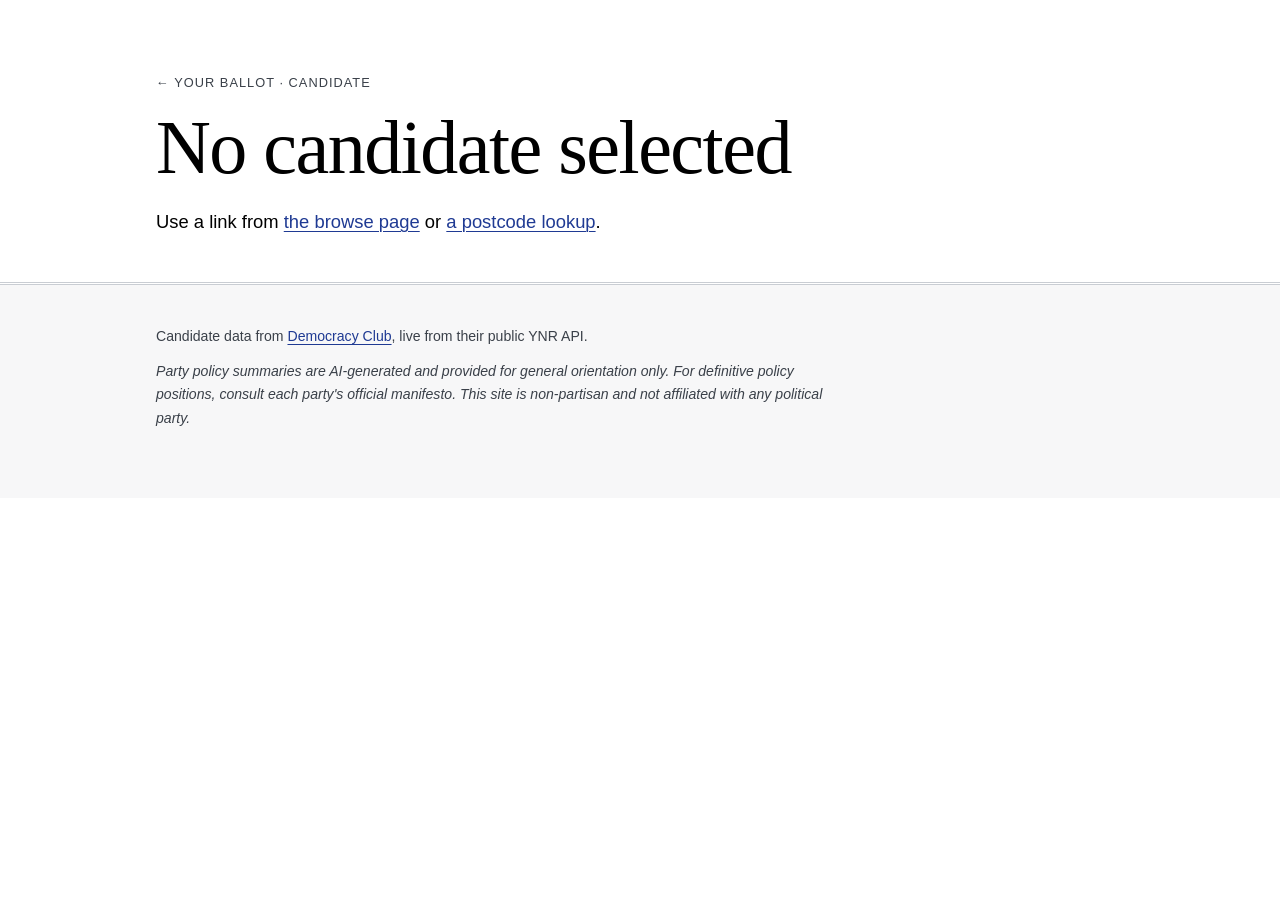
<file: candidate.html>
<!DOCTYPE html>
<html lang="en-GB">
<head>
  <meta charset="UTF-8" />
  <meta name="viewport" content="width=device-width, initial-scale=1.0" />
  <meta name="color-scheme" content="light only" />
  <meta name="theme-color" content="#ffffff" />

  <!-- Security: Content Security Policy, referrer hardening. Deliberate
       trust-boundary: scripts, styles, fonts, images, XHR/fetch are all
       whitelisted to known civic data sources only (Democracy Club YNR,
       postcodes.io). See SECURITY.md for rationale and caveats of
       meta-delivered CSP. -->
  <meta http-equiv="Content-Security-Policy" content="default-src 'self'; script-src 'self' 'sha256-27lUGhEs+obshPZiTGT3aqrkzlzxQXEiIPs3VfZWTvY=' 'sha256-OsLObyIPJ7+JVXh6M7ayK64Dzvxe0828+A/XZj1Cp4s=' 'sha256-hD/Wktsfec+99YOd64qZM9pO0VhZDZ+yru89PD+6JT8='; style-src 'self' 'unsafe-inline' https://fonts.googleapis.com; font-src 'self' https://fonts.gstatic.com; img-src 'self' data: https:; connect-src 'self' https://api.postcodes.io https://candidates.democracyclub.org.uk; frame-ancestors 'none'; base-uri 'self'; form-action 'self'; object-src 'none'; upgrade-insecure-requests" />
  <meta name="referrer" content="strict-origin-when-cross-origin" />
  <meta http-equiv="X-Content-Type-Options" content="nosniff" />
  <title>Candidate · Your Ballot</title>
  <meta name="description" content="A candidate standing in the UK local elections on Thursday 7 May 2026." />

  <!-- Favicon -->
  <link rel="icon" type="image/svg+xml" href="favicon.svg" />

  <!-- Canonical + Open Graph + Twitter. Title/description are patched in by JS
       once we know the candidate. -->
  <meta id="og-title" property="og:title" content="Candidate · Your Ballot" />
  <meta id="og-description" property="og:description" content="A candidate standing in the UK local elections on Thursday 7 May 2026." />
  <meta property="og:type" content="profile" />
  <meta property="og:image" content="https://civictoolbox.github.io/your-ballot/og-image.png" />
  <meta property="og:locale" content="en_GB" />
  <meta name="twitter:card" content="summary_large_image" />
  <meta name="twitter:image" content="https://civictoolbox.github.io/your-ballot/og-image.png" />

  <link rel="preconnect" href="https://fonts.googleapis.com" />
  <link rel="preconnect" href="https://fonts.gstatic.com" crossorigin />
  <link
    href="https://fonts.googleapis.com/css2?family=Fraunces:opsz,wght@9..144,400;9..144,500;9..144,600;9..144,700&family=Inter+Tight:wght@400;500;600&display=swap"
    rel="stylesheet"
  />

  <link rel="stylesheet" href="css/styles.css" />
</head>
<body>
  <a href="#main" class="skip-link">Skip to content</a>

  <noscript>
    <aside class="voter-id-banner" role="note" style="margin:1rem auto;max-width:1040px;">
      <p>
        <strong>This site needs JavaScript</strong> to display candidate details.
        Visit <a href="https://whocanivotefor.co.uk/" rel="noopener">whocanivotefor.co.uk</a>
        — Democracy Club's own tool — which works without JavaScript.
      </p>
    </aside>
  </noscript>

  <header class="site-header">
    <div class="container">
      <p class="eyebrow"><a href="./" class="back-link">← Your Ballot</a> &middot; Candidate</p>
      <h1 class="site-title" id="candidate-name">Loading…</h1>
      <p class="site-tagline" id="candidate-kicker"></p>
    </div>
  </header>

  <main id="main" class="container">
    <div id="candidate-status" class="status-region" aria-live="polite"></div>

    <article id="candidate-body" class="candidate-page" hidden>
      <!-- Top info card -->
      <section class="candidate-top">
        <div class="candidate-top-meta">
          <p class="candidate-party" id="candidate-party"></p>
          <p class="candidate-ward" id="candidate-ward"></p>
          <p class="candidate-seat" id="candidate-seat"></p>
        </div>
        <div class="candidate-top-photo" id="candidate-photo-wrap" hidden>
          <img id="candidate-photo" alt="" />
        </div>
      </section>

      <!-- Personal statement -->
      <section class="candidate-section" id="statement-section" hidden>
        <h2>In their own words</h2>
        <div class="candidate-statement" id="candidate-statement"></div>
        <p class="candidate-statement-source" id="statement-source"></p>
      </section>

      <!-- Contact + socials -->
      <section class="candidate-section" id="links-section">
        <h2>Contact &amp; links</h2>
        <ul class="candidate-links-list" id="candidate-links"></ul>
        <p class="candidate-links-empty" id="links-empty" hidden>
          This candidate hasn't listed any public contact details.
          <a id="wcivf-fallback" href="#" rel="noopener" target="_blank">Check Democracy Club's profile →</a>
        </p>
      </section>

      <!-- History -->
      <section class="candidate-section" id="history-section">
        <h2>Past elections</h2>
        <ol class="candidate-history" id="candidate-history"></ol>
        <p class="candidate-history-empty" id="history-empty" hidden>
          No previous nominations on record. This may be their first time standing.
        </p>
      </section>

      <!-- Party context -->
      <section class="candidate-section" id="party-context-section" hidden>
        <h2 id="party-context-heading">About their party</h2>
        <div class="party-card" id="party-context-card"></div>
      </section>

      <!-- Other candidates in same ward -->
      <section class="candidate-section" id="ward-context-section" hidden>
        <h2>Also standing in this ward</h2>
        <ul class="ward-others" id="ward-others"></ul>
      </section>
    </article>
  </main>

  <footer class="site-footer">
    <div class="container">
      <p>
        Candidate data from
        <a href="https://candidates.democracyclub.org.uk/" rel="noopener">Democracy Club</a>,
        live from their public YNR API.
      </p>
      <p class="disclaimer">
        Party policy summaries are AI-generated and provided for general orientation only.
        For definitive policy positions, consult each party's official manifesto.
        This site is non-partisan and not affiliated with any political party.
      </p>
    </div>
  </footer>

  <script src="js/candidate.js" defer></script>
</body>
</html>
</file>
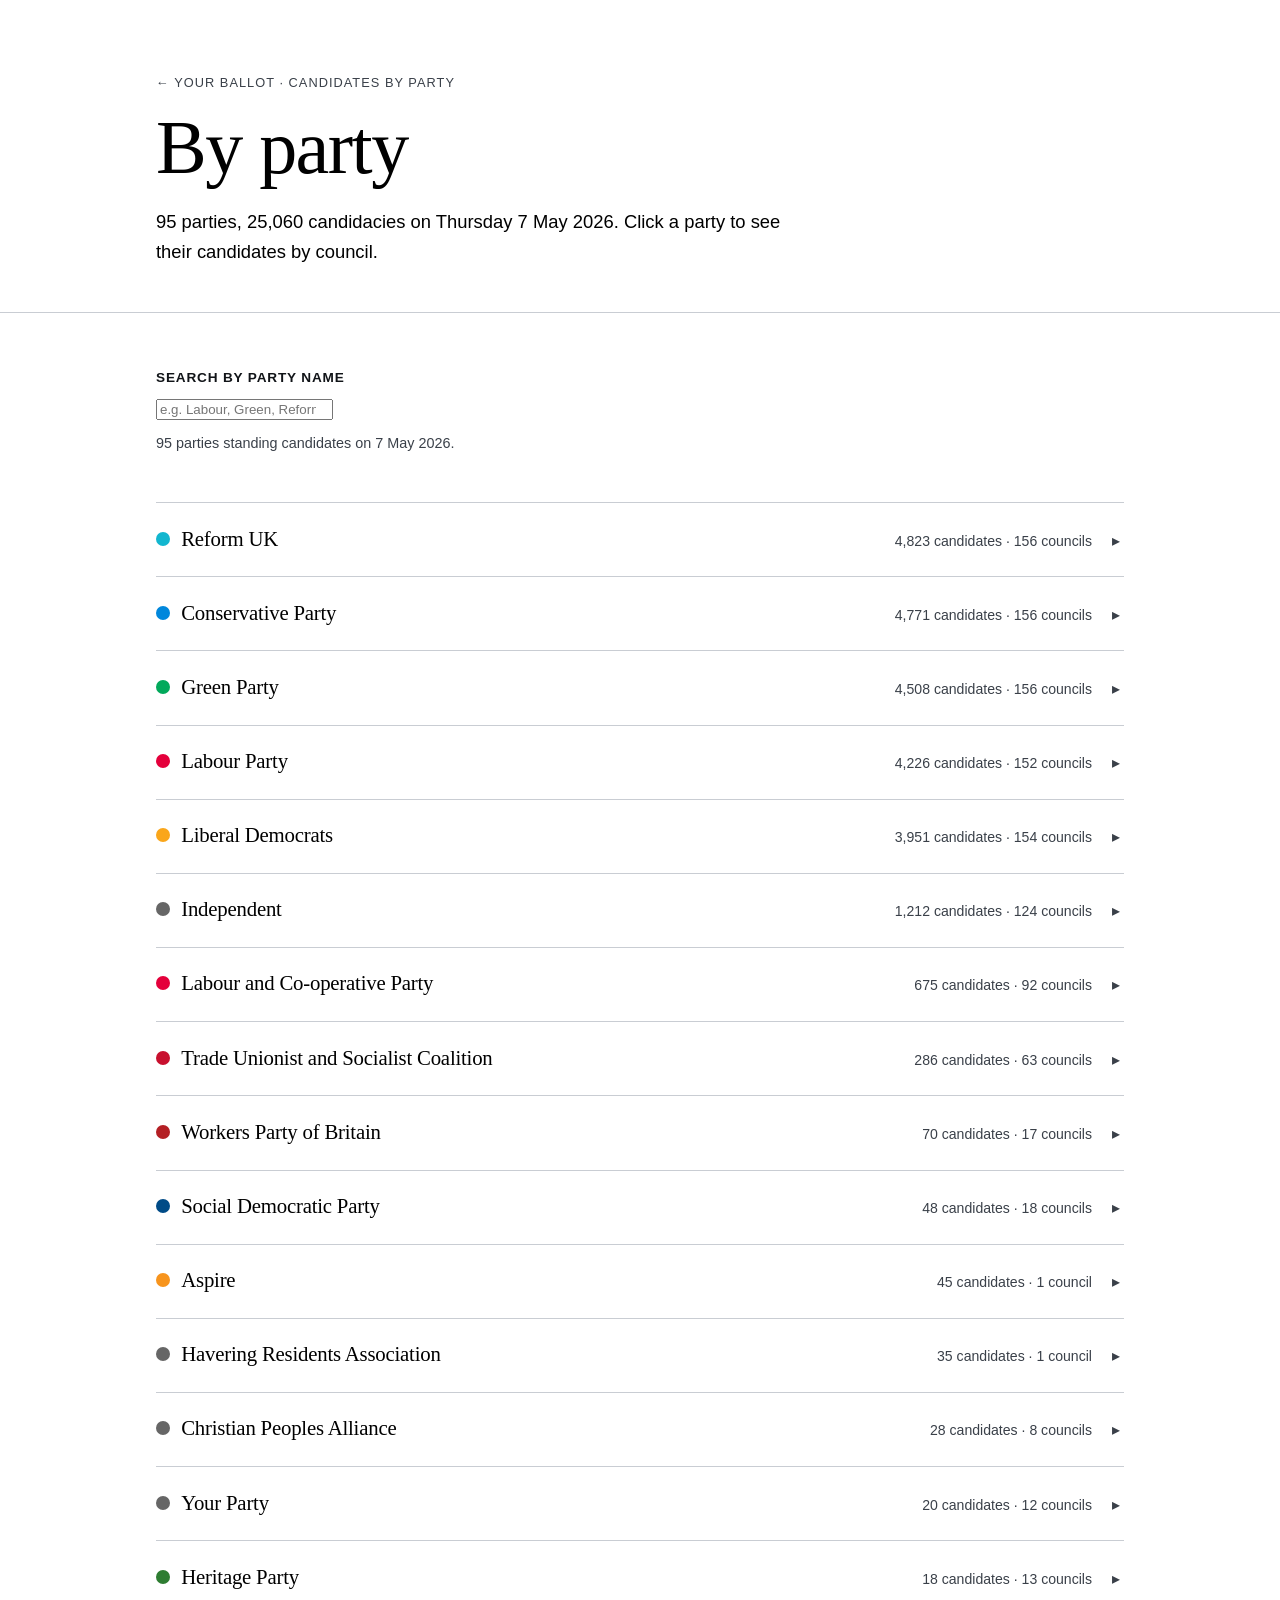
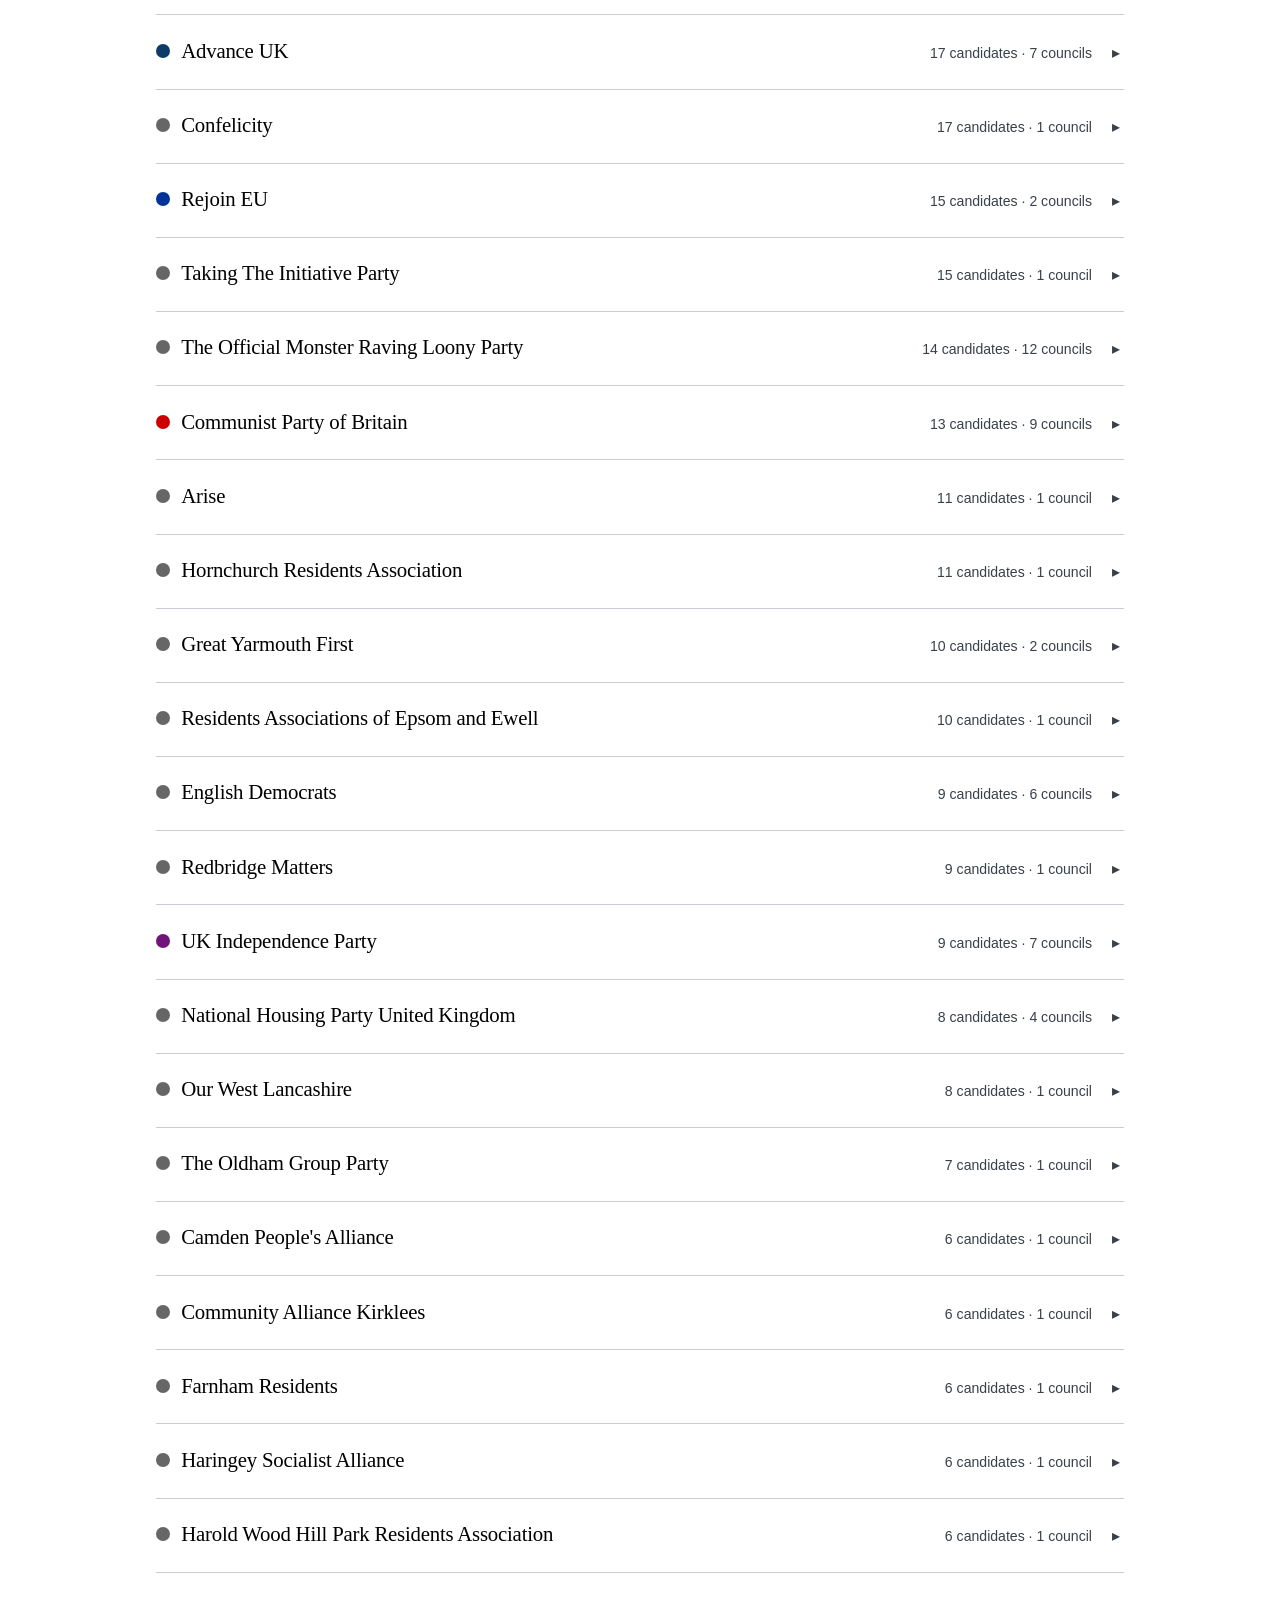
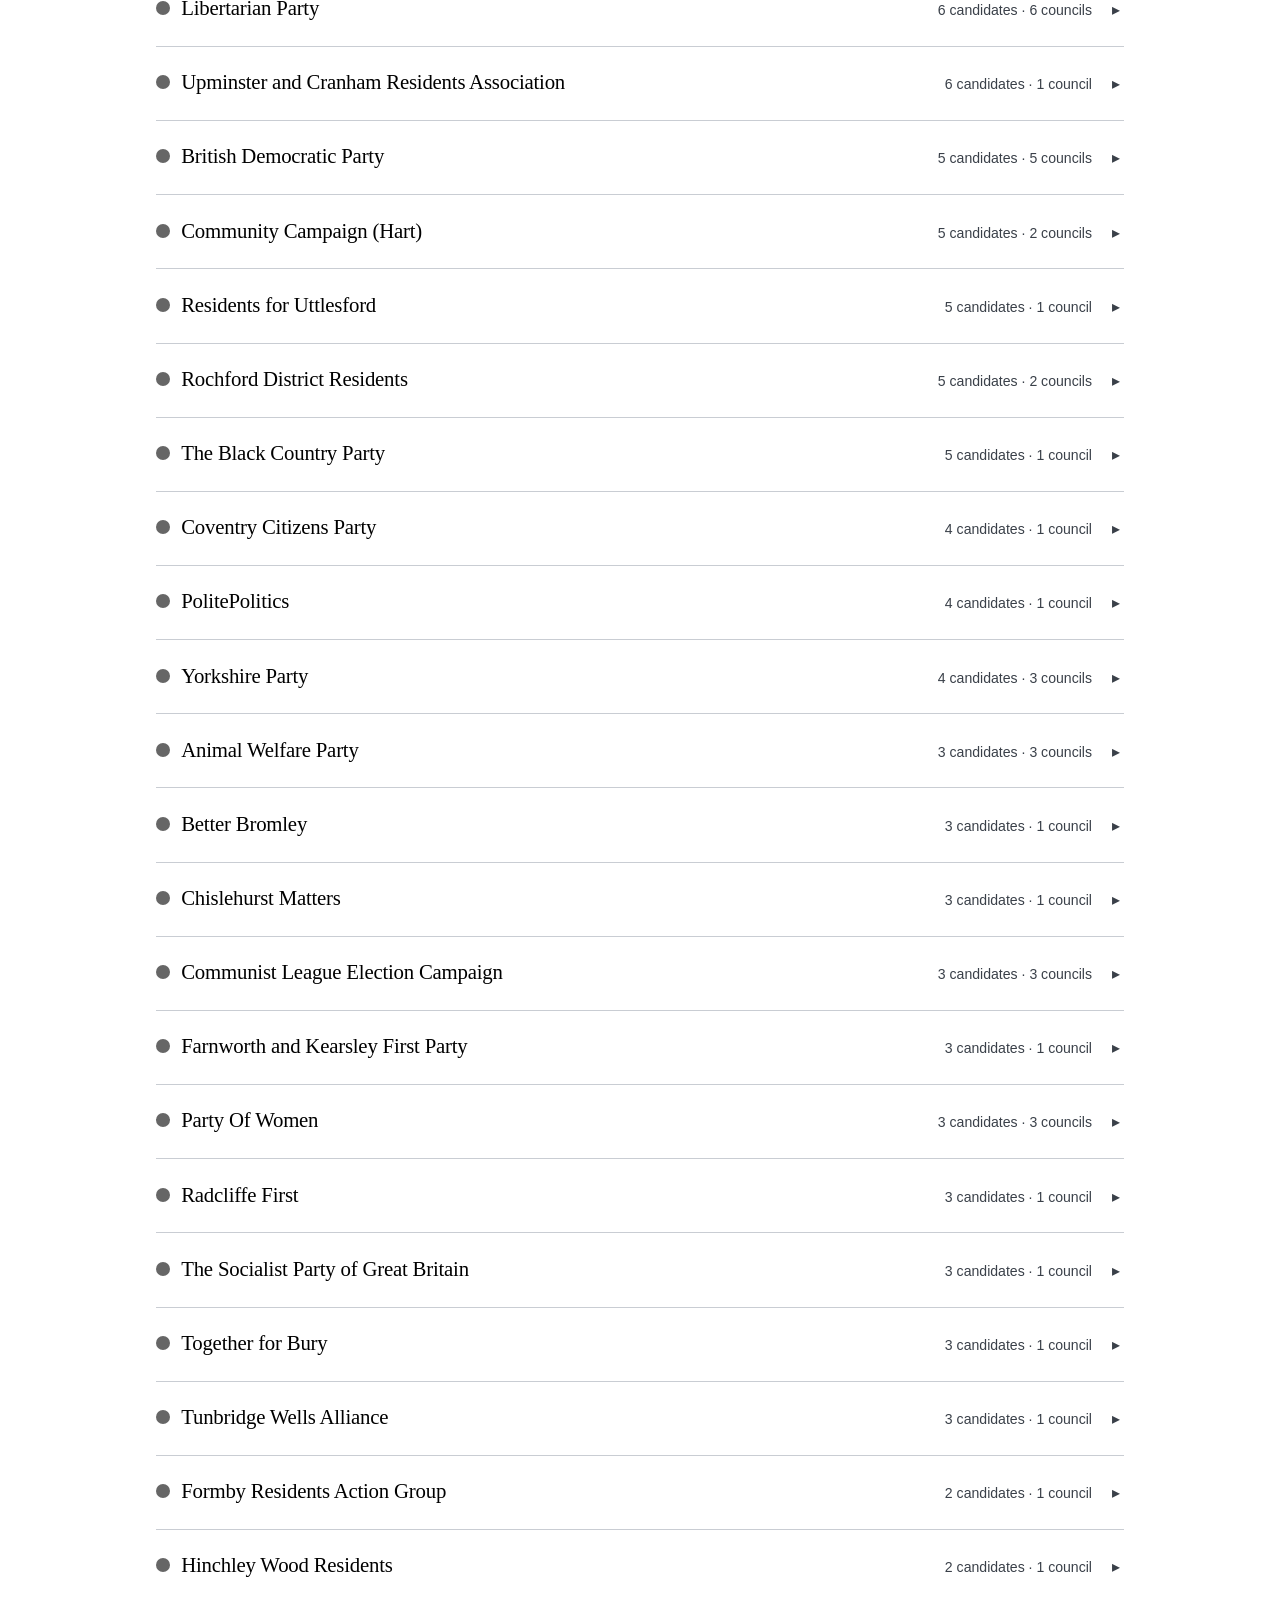
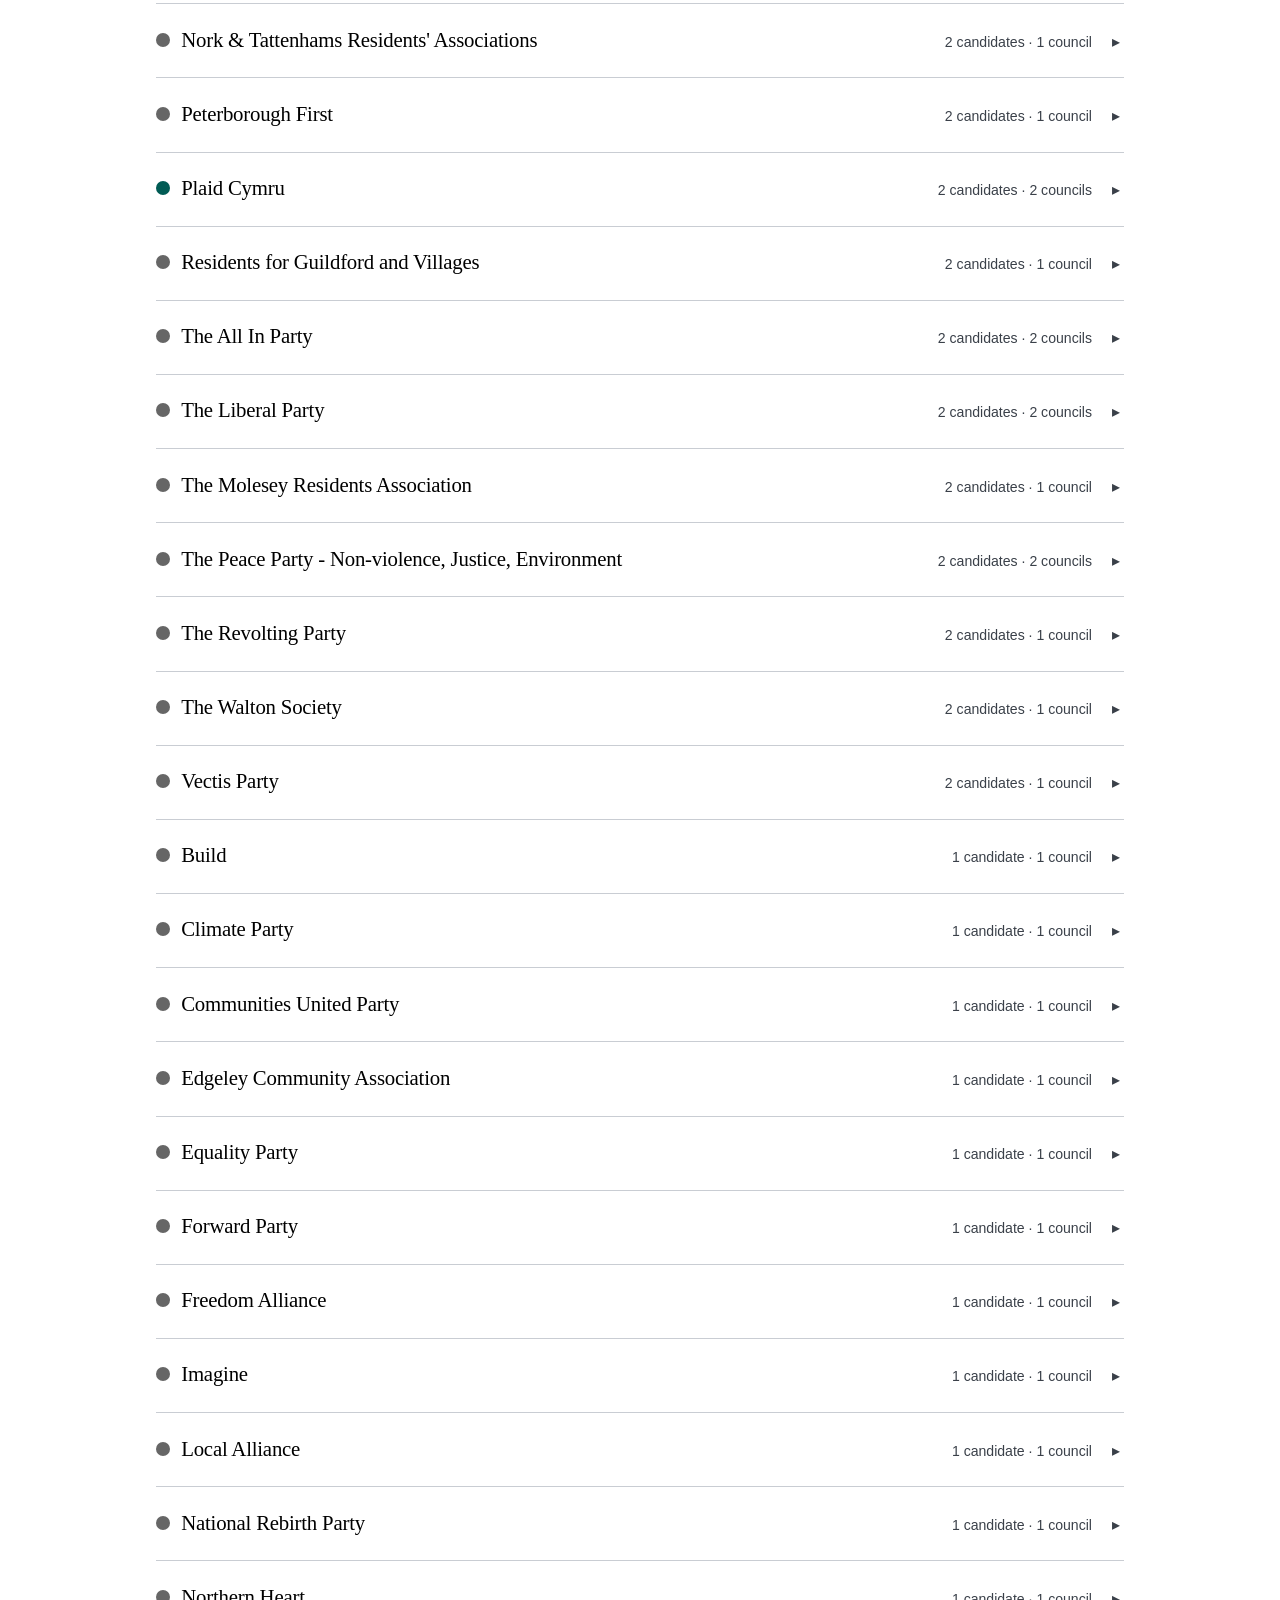
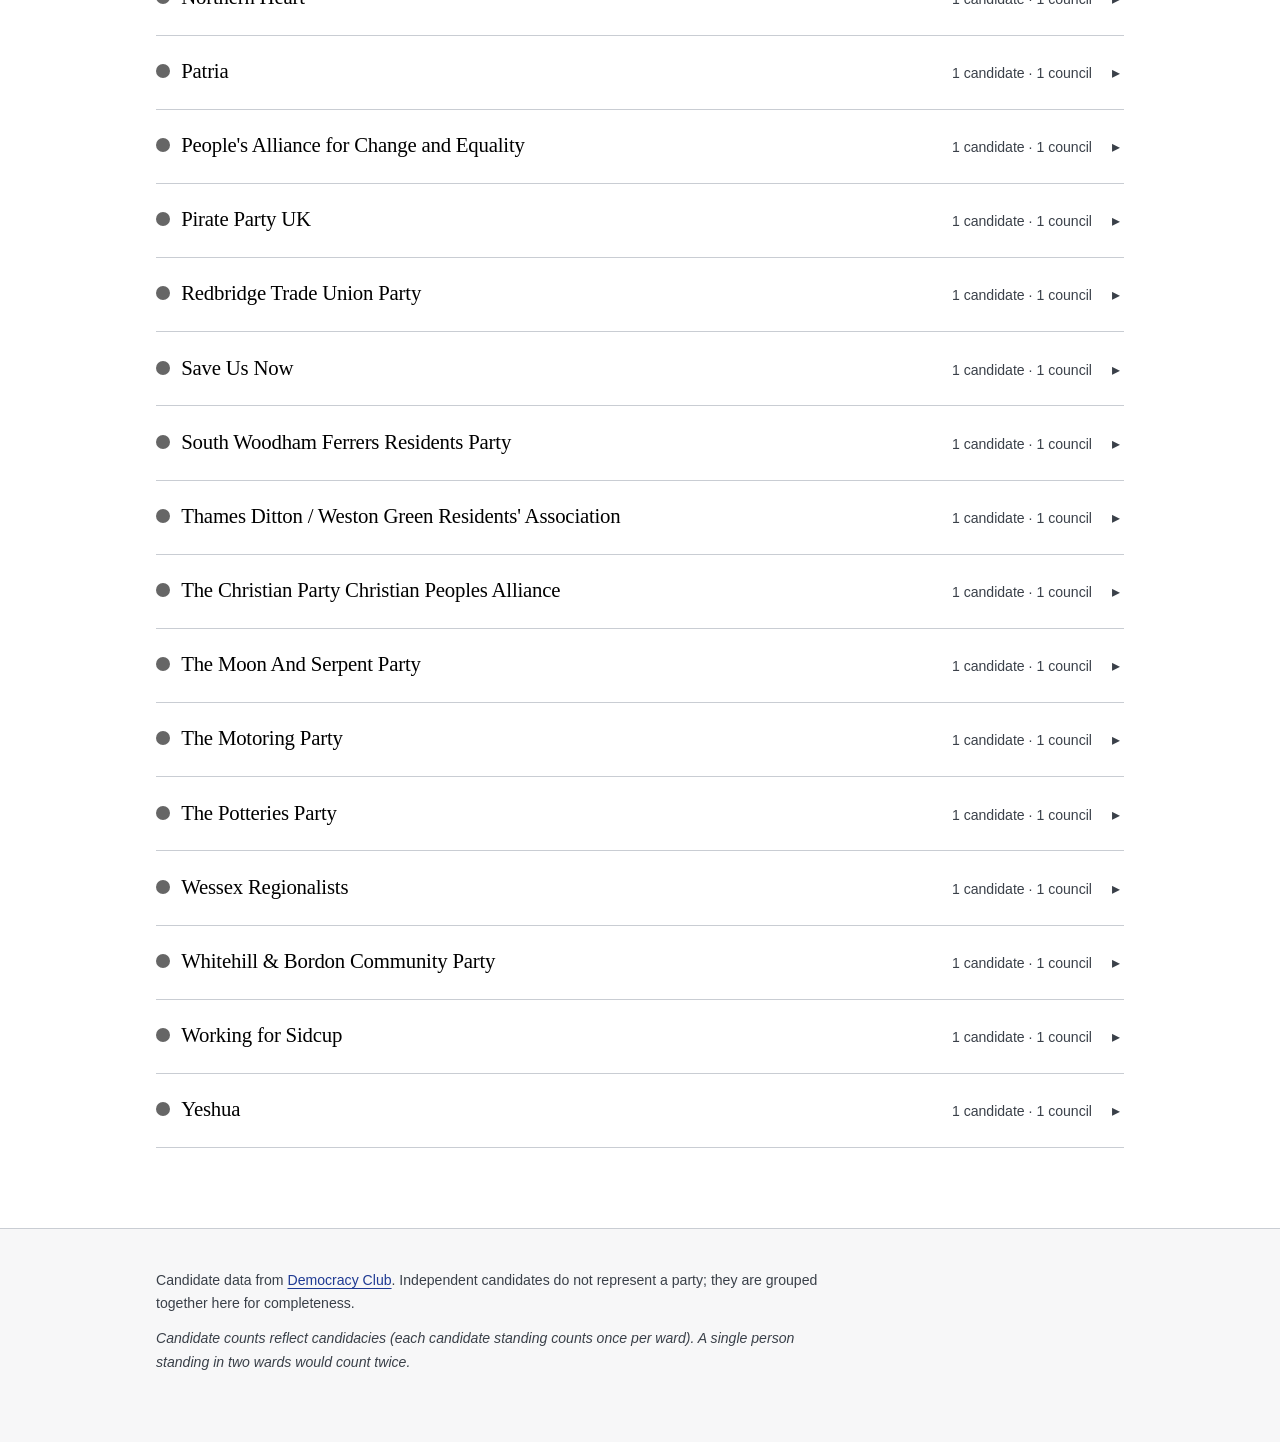
<file: parties.html>
<!DOCTYPE html>
<html lang="en-GB">
<head>
  <meta charset="UTF-8" />
  <meta name="viewport" content="width=device-width, initial-scale=1.0" />
  <meta name="color-scheme" content="light only" />
  <meta name="theme-color" content="#ffffff" />

  <!-- Security: Content Security Policy, referrer hardening. Deliberate
       trust-boundary: scripts, styles, fonts, images, XHR/fetch are all
       whitelisted to known civic data sources only (Democracy Club YNR,
       postcodes.io). See SECURITY.md for rationale and caveats of
       meta-delivered CSP. -->
  <meta http-equiv="Content-Security-Policy" content="default-src 'self'; script-src 'self' 'sha256-27lUGhEs+obshPZiTGT3aqrkzlzxQXEiIPs3VfZWTvY=' 'sha256-OsLObyIPJ7+JVXh6M7ayK64Dzvxe0828+A/XZj1Cp4s=' 'sha256-hD/Wktsfec+99YOd64qZM9pO0VhZDZ+yru89PD+6JT8='; style-src 'self' 'unsafe-inline' https://fonts.googleapis.com; font-src 'self' https://fonts.gstatic.com; img-src 'self' data: https:; connect-src 'self' https://api.postcodes.io https://candidates.democracyclub.org.uk; frame-ancestors 'none'; base-uri 'self'; form-action 'self'; object-src 'none'; upgrade-insecure-requests" />
  <meta name="referrer" content="strict-origin-when-cross-origin" />
  <meta http-equiv="X-Content-Type-Options" content="nosniff" />
  <title>Candidates by party · Your Ballot</title>
  <meta name="description" content="Every party standing a candidate on Thursday 7 May 2026, with candidate counts and the wards they're contesting." />

  <!-- Favicon -->
  <link rel="icon" type="image/svg+xml" href="favicon.svg" />

  <!-- Canonical + Open Graph + Twitter -->
  <link rel="canonical" href="https://civictoolbox.github.io/your-ballot/parties.html" />
  <meta property="og:type" content="website" />
  <meta property="og:url" content="https://civictoolbox.github.io/your-ballot/parties.html" />
  <meta property="og:title" content="Candidates by party · Your Ballot" />
  <meta property="og:description" content="Every party standing a candidate on Thursday 7 May 2026, with candidate counts and the wards they're contesting." />
  <meta property="og:image" content="https://civictoolbox.github.io/your-ballot/og-image.png" />
  <meta property="og:image:width" content="1200" />
  <meta property="og:image:height" content="630" />
  <meta property="og:locale" content="en_GB" />
  <meta name="twitter:card" content="summary_large_image" />
  <meta name="twitter:title" content="Candidates by party · Your Ballot" />
  <meta name="twitter:description" content="Every party standing a candidate on Thursday 7 May 2026." />
  <meta name="twitter:image" content="https://civictoolbox.github.io/your-ballot/og-image.png" />

  <link rel="preconnect" href="https://fonts.googleapis.com" />
  <link rel="preconnect" href="https://fonts.gstatic.com" crossorigin />
  <link
    href="https://fonts.googleapis.com/css2?family=Fraunces:opsz,wght@9..144,400;9..144,500;9..144,600;9..144,700&family=Inter+Tight:wght@400;500;600&display=swap"
    rel="stylesheet"
  />

  <link rel="stylesheet" href="css/styles.css" />

  <script type="application/ld+json">
  {
    "@context": "https://schema.org",
    "@type": "CollectionPage",
    "url": "https://civictoolbox.github.io/your-ballot/parties.html",
    "name": "Candidates by party · Your Ballot",
    "description": "Every party standing a candidate in the UK local elections on Thursday 7 May 2026.",
    "inLanguage": "en-GB",
    "isPartOf": {
      "@type": "WebSite",
      "@id": "https://civictoolbox.github.io/your-ballot/#website"
    }
  }
  </script>
</head>
<body>
  <a href="#main" class="skip-link">Skip to content</a>

  <noscript>
    <aside class="voter-id-banner" role="note" style="margin:1rem auto;max-width:1040px;">
      <p>
        <strong>This site needs JavaScript</strong> to list the parties.
        If you can't enable JS, head straight to
        <a href="https://whocanivotefor.co.uk/" rel="noopener">whocanivotefor.co.uk</a>
        — Democracy Club's own tool — which works without JavaScript.
      </p>
    </aside>
  </noscript>

  <header class="site-header">
    <div class="container">
      <p class="eyebrow"><a href="./" class="back-link">← Your Ballot</a> &middot; Candidates by party</p>
      <h1 class="site-title">By party</h1>
      <p class="site-tagline" id="parties-tagline">
        Every party standing a candidate on Thursday 7 May 2026.
        Click a party to see every candidate they're standing, across every ward.
      </p>
    </div>
  </header>

  <main id="main" class="container">

    <section class="search-section" aria-labelledby="search-heading">
      <h2 id="search-heading" class="visually-hidden">Search parties</h2>
      <label for="party-search" class="postcode-label">Search by party name</label>
      <div class="postcode-row">
        <input
          id="party-search"
          type="search"
          inputmode="text"
          autocomplete="off"
          spellcheck="false"
          placeholder="e.g. Labour, Green, Reform"
        />
      </div>
      <p id="parties-summary" class="postcode-help" aria-live="polite">Loading parties…</p>
    </section>

    <section class="status-region" id="parties-status" aria-live="polite"></section>

    <section id="party-list" class="council-list" aria-label="Parties list"></section>

    <section id="no-match" class="no-election" hidden>
      <h2>No parties match your search</h2>
      <p>Try a different name or clear the search box to see all parties.</p>
    </section>
  </main>

  <footer class="site-footer">
    <div class="container">
      <p>
        Candidate data from
        <a href="https://candidates.democracyclub.org.uk/" rel="noopener">Democracy Club</a>.
        Independent candidates do not represent a party; they are grouped together here for completeness.
      </p>
      <p class="disclaimer">
        Candidate counts reflect candidacies (each candidate standing counts once per ward).
        A single person standing in two wards would count twice.
      </p>
    </div>
  </footer>

  <script src="js/parties.js" defer></script>
</body>
</html>
</file>
<file: css/styles.css>
/* ============================================================
   Your Ballot — Clean, minimal, serious
   ============================================================ */

html {
  color-scheme: light only;
  background: #ffffff;
}

:root {
  --ink:        #000000;  /* pure black for main body text */
  --ink-soft:   #111418;  /* near-black for secondary text */
  --ink-mute:   #3a4049;  /* darker grey for labels/meta (was #6b7280) */
  --line:       #c9cdd3;  /* stronger so structure reads clearly */
  --line-soft:  #e7e7ea;
  --paper:      #ffffff;
  --paper-alt:  #f7f7f8;
  --accent:     #1f3a93;  /* deep civic blue, used sparingly */
  --accent-ink: #ffffff;
  --danger:     #a01810;

  --serif: "Fraunces", Georgia, "Times New Roman", serif;
  --sans:  "Inter Tight", -apple-system, BlinkMacSystemFont, "Segoe UI", sans-serif;

  --max:   1040px;
  --pad:   clamp(1.25rem, 3vw, 2.25rem);
}

/* ---------- Reset-ish ---------- */
*, *::before, *::after { box-sizing: border-box; }
html { -webkit-text-size-adjust: 100%; }
body {
  margin: 0;
  font-family: var(--sans);
  color: var(--ink);
  background: var(--paper);
  line-height: 1.65;
  font-size: 18px;
  -webkit-font-smoothing: antialiased;
  -moz-osx-font-smoothing: grayscale;
}
img { max-width: 100%; display: block; }
a { color: var(--accent); text-decoration-thickness: 1px; text-underline-offset: 3px; }
a:hover { text-decoration-thickness: 2px; }

/* Accessibility helpers */
.visually-hidden {
  position: absolute !important;
  width: 1px; height: 1px;
  margin: -1px; padding: 0; overflow: hidden;
  clip: rect(0 0 0 0); white-space: nowrap; border: 0;
}
.skip-link {
  position: absolute; left: -9999px; top: 0;
  background: var(--ink); color: var(--paper);
  padding: .75rem 1rem; z-index: 999;
}
.skip-link:focus { left: 1rem; top: 1rem; }

/* ---------- Layout ---------- */
.container {
  max-width: var(--max);
  margin: 0 auto;
  padding-left:  var(--pad);
  padding-right: var(--pad);
}

/* ---------- Header ---------- */
.site-header {
  padding-top:    clamp(3rem, 8vh, 6rem);
  padding-bottom: clamp(2rem, 5vh, 3.5rem);
  border-bottom: 1px solid var(--line);
}
.eyebrow {
  font-size: .8rem;
  letter-spacing: .08em;
  text-transform: uppercase;
  color: var(--ink-mute);
  margin: 0 0 1rem;
  font-weight: 500;
}
.site-title {
  font-family: var(--serif);
  font-weight: 500;
  font-size: clamp(2.75rem, 7vw, 4.75rem);
  letter-spacing: -0.02em;
  line-height: 1.02;
  margin: 0 0 1.25rem;
  font-variation-settings: "opsz" 144;
}
.site-tagline {
  font-size: 1.15rem;
  max-width: 36em;
  color: var(--ink);
  margin: 0;
}

/* ---------- Search ---------- */
.search-section {
  padding-top:    clamp(2.5rem, 6vh, 4rem);
  padding-bottom: clamp(2rem, 5vh, 3rem);
}
.postcode-form { max-width: 560px; }
.postcode-label {
  display: block;
  font-size: .85rem;
  font-weight: 600;
  text-transform: uppercase;
  letter-spacing: .06em;
  color: var(--ink-soft);
  margin-bottom: .6rem;
}
.postcode-row {
  display: flex;
  gap: .5rem;
  align-items: stretch;
}
#postcode-input,
#council-search {
  flex: 1 1 auto;
  min-width: 0;
  font: inherit;
  font-size: 1.15rem;
  padding: .9rem 1rem;
  border: 1.5px solid var(--ink);
  border-radius: 0;
  background: var(--paper);
  color: var(--ink);
  text-transform: uppercase;
  letter-spacing: .04em;
  transition: border-color .15s ease;
}
#postcode-input::placeholder,
#council-search::placeholder { color: var(--ink-mute); text-transform: none; letter-spacing: 0; }
#postcode-input:focus,
#council-search:focus {
  outline: 3px solid var(--accent);
  outline-offset: 2px;
}
#postcode-submit {
  font: inherit;
  font-weight: 600;
  font-size: 1rem;
  padding: .9rem 1.5rem;
  background: var(--ink);
  color: var(--paper);
  border: 1.5px solid var(--ink);
  cursor: pointer;
  display: inline-flex;
  align-items: center;
  gap: .5rem;
  transition: background .15s ease, color .15s ease;
  white-space: nowrap;
}
#postcode-submit:hover:not([disabled]) { background: var(--accent); border-color: var(--accent); }
#postcode-submit:focus-visible {
  outline: 3px solid var(--accent);
  outline-offset: 3px;
}
#postcode-submit[disabled] { opacity: .6; cursor: progress; }
#postcode-submit .btn-spinner {
  display: none;
  width: 14px; height: 14px;
  border: 2px solid currentColor;
  border-right-color: transparent;
  border-radius: 50%;
  animation: spin .7s linear infinite;
}
#postcode-submit.is-loading .btn-spinner { display: inline-block; }
@keyframes spin { to { transform: rotate(360deg); } }

.postcode-help {
  margin: .75rem 0 0;
  font-size: .9rem;
  color: var(--ink-mute);
}
.postcode-error {
  margin: .9rem 0 0;
  font-size: .95rem;
  color: var(--danger);
  font-weight: 500;
}

/* ---------- Status ---------- */
.status-region { min-height: 1px; }
.status-msg {
  padding: 1rem 0;
  color: var(--ink-mute);
  font-size: .95rem;
}

/* ---------- Results ---------- */
.results { padding-bottom: 5rem; }
.results-header {
  padding: 2rem 0 2.5rem;
  border-top: 1px solid var(--line);
}
.results-kicker {
  margin: 0 0 .5rem;
  font-size: .8rem;
  letter-spacing: .08em;
  text-transform: uppercase;
  color: var(--ink-mute);
  font-weight: 500;
}
.results-heading {
  font-family: var(--serif);
  font-weight: 500;
  font-size: clamp(1.75rem, 4vw, 2.5rem);
  letter-spacing: -0.015em;
  line-height: 1.1;
  margin: 0 0 .5rem;
}
.results-sub {
  margin: 0;
  color: var(--ink);
  font-size: 1.05rem;
}

.results-grid {
  display: grid;
  gap: 0;
  border-top: 1px solid var(--line);
}

/* Candidate row - editorial list style */
.candidate {
  display: grid;
  grid-template-columns: minmax(0, 1fr) auto;
  gap: 1.5rem;
  padding: 1.75rem 0;
  border-bottom: 1px solid var(--line);
  align-items: start;
}

/* Compare card layout — shown on postcode results with photo + consistent facts */
.candidate-compare {
  grid-template-columns: 88px minmax(0, 1fr);
  gap: 1.25rem;
}
.candidate-photo {
  width: 88px;
  height: 88px;
  overflow: hidden;
  background: var(--paper-alt);
  border: 1px solid var(--line);
  border-radius: 2px;
  display: flex;
  align-items: center;
  justify-content: center;
  flex-shrink: 0;
}
.candidate-photo img {
  width: 100%;
  height: 100%;
  object-fit: cover;
  display: block;
}
.candidate-photo.is-placeholder {
  background:
    repeating-linear-gradient(
      135deg,
      var(--paper-alt) 0px,
      var(--paper-alt) 6px,
      var(--line-soft) 6px,
      var(--line-soft) 7px
    );
}
.candidate-photo .photo-placeholder-mark::before {
  content: "No photo";
  font-size: .7rem;
  color: var(--ink-mute);
  letter-spacing: .04em;
  text-transform: uppercase;
  background: var(--paper);
  padding: .15rem .35rem;
  border-radius: 2px;
}

/* Consistent fact grid so every candidate shows the same slots */
.candidate-facts {
  display: grid;
  grid-template-columns: repeat(auto-fit, minmax(130px, 1fr));
  gap: .75rem 1.25rem;
  margin: .85rem 0 0;
  padding: .6rem 0 0;
  border-top: 1px solid var(--line-soft);
}
.candidate-facts .fact {
  display: flex;
  flex-direction: column;
  gap: .1rem;
  margin: 0;
}
.candidate-facts dt {
  font-size: .72rem;
  letter-spacing: .08em;
  text-transform: uppercase;
  color: var(--ink-mute);
  font-weight: 500;
}
.candidate-facts dd {
  margin: 0;
  font-size: .95rem;
  color: var(--ink);
  font-weight: 500;
}
.candidate-facts .fact-empty {
  color: var(--ink-mute);
  font-weight: 400;
  font-style: italic;
}

/* Statement preview snippet */
.candidate-statement-snippet {
  margin: .85rem 0 0;
  padding: .15rem 0 .15rem .85rem;
  border-left: 2px solid var(--line);
  color: var(--ink-soft);
  font-size: .92rem;
  line-height: 1.55;
  font-style: italic;
}

/* Full profile CTA */
.candidate-profile-link {
  margin: .75rem 0 0;
  font-size: .9rem;
}
.candidate-profile-link a {
  color: var(--ink);
  font-weight: 500;
  text-decoration: none;
  border-bottom: 1.5px solid var(--ink);
  padding-bottom: 1px;
  transition: color .15s, border-color .15s;
}
.candidate-profile-link a:hover {
  color: var(--accent);
  border-bottom-color: var(--accent);
}

@media (max-width: 560px) {
  .candidate-compare {
    grid-template-columns: 64px minmax(0, 1fr);
    gap: .9rem;
  }
  .candidate-photo { width: 64px; height: 64px; }
  .candidate-facts {
    grid-template-columns: 1fr 1fr;
    gap: .6rem 1rem;
  }
}

.candidate-main { min-width: 0; }
.candidate-name {
  font-family: var(--serif);
  font-weight: 500;
  font-size: 1.5rem;
  letter-spacing: -0.01em;
  line-height: 1.2;
  margin: 0 0 .25rem;
}
.candidate-party {
  display: inline-flex;
  align-items: center;
  gap: .5rem;
  font-size: 1rem;
  color: var(--ink);
  font-weight: 500;
}
.party-swatch {
  width: 10px; height: 10px;
  border-radius: 50%;
  background: var(--ink-mute);
  flex-shrink: 0;
}
.candidate-links {
  margin-top: .75rem;
  display: flex;
  flex-wrap: wrap;
  gap: .4rem .75rem;
  font-size: .9rem;
}
.candidate-links a {
  color: var(--ink-soft);
  text-decoration: none;
  border-bottom: 1px solid var(--line);
  padding-bottom: 1px;
  transition: color .15s, border-color .15s;
}
.candidate-links a:hover { color: var(--accent); border-bottom-color: var(--accent); }

.candidate-aside {
  text-align: right;
  font-size: .85rem;
  color: var(--ink-mute);
  white-space: nowrap;
}

/* ---------- Full candidate statement (Democracy Club's own words) ---------- */
.candidate-statement-full {
  margin: 1rem 0 0;
  padding: 1rem 1.1rem;
  background: var(--paper-alt);
  border-left: 3px solid var(--accent);
  color: var(--ink);
  font-size: .98rem;
  line-height: 1.6;
}
.candidate-statement-full p {
  margin: 0 0 .75rem;
}
.candidate-statement-full p:last-of-type { margin-bottom: 0; }
.candidate-statement-full cite {
  display: block;
  margin-top: .75rem;
  font-size: .82rem;
  color: var(--ink-mute);
  font-style: italic;
}

/* ---------- Priority-matcher tool ---------- */
.priority-tool {
  margin: 2.5rem 0 0;
  padding: 1.75rem 1.5rem;
  background: var(--paper-alt);
  border: 1.5px solid var(--ink);
}
.priority-heading {
  font-family: var(--serif);
  font-weight: 500;
  font-size: 1.35rem;
  letter-spacing: -0.01em;
  margin: 0 0 .5rem;
}
.priority-intro {
  margin: 0 0 1rem;
  color: var(--ink);
  font-size: .98rem;
  line-height: 1.55;
}
.priority-fieldset {
  border: 0;
  padding: 0;
  margin: 0;
}
.priority-issues {
  display: flex;
  flex-wrap: wrap;
  gap: .55rem;
}
.priority-chip {
  display: inline-flex;
  align-items: center;
  gap: .45rem;
  padding: .45rem .85rem;
  background: var(--paper);
  border: 1px solid var(--line);
  border-radius: 2px;
  font-size: .92rem;
  cursor: pointer;
  transition: border-color .15s ease, background .15s ease;
  user-select: none;
}
.priority-chip:hover { border-color: var(--ink); }
.priority-chip input[type="checkbox"] {
  margin: 0;
  accent-color: var(--ink);
  cursor: pointer;
}
.priority-chip:has(input:checked) {
  background: var(--ink);
  color: var(--paper);
  border-color: var(--ink);
}
.priority-note {
  margin: 1rem 0 0;
  font-size: .88rem;
  color: var(--ink-mute);
}

/* Candidate-position inline block (shows when priority issues selected) */
.candidate-positions {
  margin: .95rem 0 0;
  padding: .85rem 1rem;
  background: var(--paper);
  border: 1px solid var(--line);
  border-radius: 2px;
}
.candidate-positions-intro {
  margin: 0 0 .6rem;
  font-size: .88rem;
  color: var(--ink-soft);
}
.candidate-positions-disclaimer {
  display: block;
  font-size: .78rem;
  color: var(--ink-mute);
  font-style: italic;
  margin-top: .15rem;
}
.candidate-positions-list {
  margin: 0;
  display: grid;
  gap: .55rem;
}
.candidate-position-item {
  display: grid;
  grid-template-columns: 9rem minmax(0, 1fr);
  gap: .75rem;
  align-items: baseline;
}
.candidate-position-item dt {
  font-size: .75rem;
  letter-spacing: .06em;
  text-transform: uppercase;
  color: var(--ink-mute);
  font-weight: 600;
}
.candidate-position-item dd {
  margin: 0;
  font-size: .92rem;
  color: var(--ink);
  line-height: 1.5;
}
.candidate-position-item.is-empty dd { color: var(--ink-mute); font-style: italic; }
@media (max-width: 560px) {
  .candidate-position-item {
    grid-template-columns: 1fr;
    gap: .15rem;
  }
}

/* ---------- Council powers details ---------- */
.council-powers {
  margin: 2rem 0 0;
  border: 1px solid var(--line);
  background: var(--paper);
}
.council-powers > summary {
  padding: .95rem 1.1rem;
  font-weight: 500;
  font-size: 1rem;
  color: var(--ink-soft);
  cursor: pointer;
  list-style: none;
  position: relative;
  padding-right: 2.2rem;
  transition: background .15s ease;
}
.council-powers > summary::-webkit-details-marker { display: none; }
.council-powers > summary::after {
  content: "+";
  position: absolute;
  right: 1.1rem;
  top: 50%;
  transform: translateY(-50%);
  font-size: 1.3rem;
  color: var(--ink-mute);
  line-height: 1;
  font-weight: 400;
}
.council-powers[open] > summary::after { content: "−"; }
.council-powers > summary:hover { background: var(--paper-alt); }
.council-powers > summary:focus-visible {
  outline: 3px solid var(--accent);
  outline-offset: -3px;
}
.council-powers-body {
  padding: .25rem 1.1rem 1.25rem;
  border-top: 1px solid var(--line-soft);
}
.council-powers-body p { margin: .85rem 0; font-size: .95rem; line-height: 1.55; }
.council-powers-body dl { margin: 0; }
.council-powers-body dt {
  font-weight: 600;
  font-size: .95rem;
  color: var(--ink);
  margin-top: 1rem;
}
.council-powers-body dd {
  margin: .3rem 0 0;
  color: var(--ink-soft);
  font-size: .92rem;
  line-height: 1.6;
}
.council-powers-note {
  margin-top: 1rem;
  padding: .7rem .85rem;
  background: var(--paper-alt);
  border-left: 3px solid var(--line);
  font-size: .88rem !important;
  color: var(--ink-mute);
  font-style: italic;
}

/* Drop the old snippet style (superseded by .candidate-statement-full) */
.candidate-statement-snippet { display: none; }

/* ---------- Next steps (polling station + share) ---------- */
.next-steps {
  display: grid;
  grid-template-columns: repeat(auto-fit, minmax(260px, 1fr));
  gap: 0;
  margin-top: 2.5rem;
  border-top: 1px solid var(--line);
}
.next-step-link {
  display: grid;
  grid-template-rows: auto auto;
  gap: .15rem;
  padding: 1.3rem 1.25rem 1.3rem 0;
  font: inherit;
  background: none;
  border: 0;
  border-bottom: 1px solid var(--line);
  color: var(--ink);
  text-decoration: none;
  text-align: left;
  cursor: pointer;
  transition: background .15s ease;
}
.next-step-link + .next-step-link {
  padding-left: 1.25rem;
  padding-right: 0;
  border-left: 1px solid var(--line);
}
@media (max-width: 640px) {
  .next-step-link + .next-step-link {
    padding-left: 0;
    border-left: none;
  }
}
.next-step-link:hover {
  background: var(--paper-alt);
}
.next-step-link:focus-visible {
  outline: 3px solid var(--accent);
  outline-offset: -2px;
}
.next-step-label {
  font-family: var(--serif);
  font-weight: 500;
  font-size: 1.15rem;
  letter-spacing: -0.005em;
  color: var(--ink);
}
.next-step-host {
  font-size: .85rem;
  color: var(--ink-mute);
}

/* ---------- Parties ---------- */
.parties-section {
  margin-top: 4rem;
  padding-top: 3rem;
  border-top: 1px solid var(--line);
}
.parties-heading {
  font-family: var(--serif);
  font-weight: 500;
  font-size: clamp(1.5rem, 3vw, 2rem);
  letter-spacing: -0.015em;
  margin: 0 0 .5rem;
}
.parties-note {
  color: var(--ink-mute);
  font-size: .95rem;
  margin: 0 0 2rem;
  max-width: 38em;
}
.parties-grid {
  display: grid;
  grid-template-columns: repeat(auto-fit, minmax(280px, 1fr));
  gap: 0;
  border-top: 1px solid var(--line);
}
.party-card {
  padding: 1.75rem 1.5rem 1.75rem 0;
  border-bottom: 1px solid var(--line);
  border-right: 1px solid var(--line);
}
.party-card:nth-child(even)  { padding-left: 1.5rem; padding-right: 0; border-right: none; }
@media (max-width: 640px) {
  .party-card, .party-card:nth-child(even) {
    padding: 1.5rem 0;
    border-right: none;
  }
}
.party-card-head {
  display: flex;
  align-items: center;
  gap: .75rem;
  margin-bottom: .85rem;
}
.party-card-name {
  font-family: var(--serif);
  font-weight: 500;
  font-size: 1.25rem;
  letter-spacing: -0.01em;
  margin: 0;
}
.party-card-swatch {
  width: 14px; height: 14px;
  border-radius: 50%;
  background: var(--ink-mute);
}
.party-card-summary {
  margin: 0 0 1rem;
  color: var(--ink);
  font-size: 1rem;
  line-height: 1.6;
}
.party-card-themes {
  list-style: none;
  padding: 0;
  margin: 0 0 1rem;
  display: flex;
  flex-wrap: wrap;
  gap: .35rem;
}
.party-card-themes li {
  font-size: .8rem;
  color: var(--ink-soft);
  padding: .2rem .55rem;
  border: 1px solid var(--line);
  border-radius: 999px;
  background: var(--paper-alt);
}
.party-card-link {
  font-size: .85rem;
  font-weight: 500;
}

/* ---------- No election ---------- */
.no-election {
  padding: 3rem 0 5rem;
  border-top: 1px solid var(--line);
  max-width: 42em;
}
.no-election h2 {
  font-family: var(--serif);
  font-weight: 500;
  font-size: clamp(1.5rem, 3vw, 2rem);
  letter-spacing: -0.015em;
  margin: 0 0 1rem;
}
.no-election p { color: var(--ink); }

/* ---------- Footer ---------- */
.site-footer {
  border-top: 1px solid var(--line);
  padding: 2.5rem 0 3.5rem;
  font-size: .88rem;
  color: var(--ink-mute);
  background: var(--paper-alt);
}
.site-footer p { margin: 0 0 .75rem; max-width: 48em; }
.site-footer .disclaimer { font-style: italic; }

/* ---------- Small screens ---------- */
@media (max-width: 560px) {
  .postcode-row { flex-direction: column; }
  #postcode-submit { width: 100%; justify-content: center; }
  .candidate {
    grid-template-columns: 1fr;
    gap: .5rem;
  }
  .candidate-aside { text-align: left; }
}

/* ---------- Voter ID reminder banner ---------- */
.voter-id-banner {
  margin-top: clamp(1.5rem, 4vh, 2.25rem);
  padding: 1.1rem 1.25rem;
  border: 1.5px solid var(--ink);
  background: #fff7d9;
  color: var(--ink);
  font-size: .98rem;
  line-height: 1.55;
}
.voter-id-banner p {
  margin: 0;
}
.voter-id-banner p + p {
  margin-top: .55rem;
  padding-top: .55rem;
  border-top: 1px dashed var(--line);
}
.voter-id-banner .voter-id-fallback {
  font-size: .92rem;
  color: var(--ink-soft);
}
.voter-id-banner strong {
  font-weight: 600;
}
.voter-id-banner a {
  color: var(--ink);
  font-weight: 500;
  text-decoration: none;
  border-bottom: 1.5px solid var(--ink);
  padding-bottom: 1px;
  white-space: nowrap;
  transition: color .15s, border-color .15s;
}
.voter-id-banner a:hover {
  color: var(--accent);
  border-bottom-color: var(--accent);
}

/* ---------- Election day details (collapsible) ---------- */
.election-day {
  margin-top: 1rem;
  border: 1px solid var(--line);
  background: var(--paper);
}
.election-day > summary {
  padding: .95rem 1.1rem;
  font-weight: 500;
  font-size: 1rem;
  color: var(--ink-soft);
  cursor: pointer;
  list-style: none;
  position: relative;
  padding-right: 2.2rem;
  transition: background .15s ease;
}
.election-day > summary::-webkit-details-marker { display: none; }
.election-day > summary::after {
  content: "+";
  position: absolute;
  right: 1.1rem;
  top: 50%;
  transform: translateY(-50%);
  font-size: 1.3rem;
  color: var(--ink-mute);
  line-height: 1;
  font-weight: 400;
}
.election-day[open] > summary::after { content: "−"; }
.election-day > summary:hover { background: var(--paper-alt); }
.election-day > summary:focus-visible {
  outline: 3px solid var(--accent);
  outline-offset: -3px;
}
.election-day-body {
  padding: .25rem 1.1rem 1.25rem;
  border-top: 1px solid var(--line-soft);
}
.election-day-body dl {
  margin: 0;
  display: grid;
  gap: 1.1rem;
}
.election-day-body dt {
  font-weight: 600;
  font-size: .95rem;
  color: var(--ink);
  margin-top: .5rem;
}
.election-day-body dd {
  margin: .25rem 0 0;
  color: var(--ink-soft);
  font-size: .95rem;
  line-height: 1.55;
}
.election-day-body a {
  color: var(--ink);
  text-decoration: none;
  border-bottom: 1.5px solid var(--line);
  padding-bottom: 1px;
  transition: color .15s, border-color .15s;
}
.election-day-body a:hover {
  color: var(--accent);
  border-bottom-color: var(--accent);
}

/* ---------- Browse link on home page ---------- */
.browse-link {
  margin: 1.75rem 0 0;
  font-size: 1rem;
  color: var(--ink-mute);
}
.browse-link a {
  color: var(--ink);
  text-decoration: none;
  border-bottom: 1.5px solid var(--ink);
  padding-bottom: 2px;
  transition: color .15s, border-color .15s;
}
.browse-link a:hover {
  color: var(--accent);
  border-bottom-color: var(--accent);
}
.browse-link a + a {
  margin-left: 1.25rem;
}
.browse-link a:focus-visible,
.back-link:focus-visible {
  outline: 3px solid var(--accent);
  outline-offset: 3px;
}

/* ---------- Candidate page (candidate.html) ---------- */
.candidate-page {
  padding: 2rem 0 5rem;
}
.candidate-top {
  display: grid;
  grid-template-columns: minmax(0, 1fr) auto;
  gap: 1.5rem;
  padding-bottom: 2rem;
  border-bottom: 1px solid var(--line);
}
.candidate-top-meta p {
  margin: 0 0 .35rem;
  font-size: 1.05rem;
}
.candidate-top-meta .candidate-party {
  display: inline-flex;
  align-items: center;
  gap: .5rem;
  font-weight: 500;
}
.candidate-top-meta .candidate-ward {
  color: var(--ink-soft);
}
.candidate-top-meta .candidate-seat {
  color: var(--ink-mute);
  font-size: .95rem;
  margin-top: .25rem;
}
.candidate-top-photo img {
  width: 140px;
  height: 140px;
  object-fit: cover;
  border: 1px solid var(--line);
  border-radius: 2px;
}
@media (max-width: 560px) {
  .candidate-top { grid-template-columns: 1fr; }
  .candidate-top-photo img { width: 100%; height: auto; max-height: 280px; }
}

.candidate-section {
  padding: 2.25rem 0 0;
}
.candidate-section h2 {
  font-family: var(--serif);
  font-weight: 500;
  font-size: 1.4rem;
  letter-spacing: -0.01em;
  margin: 0 0 1rem;
}

/* Links list */
.candidate-links-list {
  list-style: none;
  padding: 0;
  margin: 0;
  display: grid;
  grid-template-columns: repeat(auto-fit, minmax(180px, 1fr));
  gap: .4rem 1rem;
}
.candidate-links-list a {
  color: var(--ink);
  text-decoration: none;
  border-bottom: 1px solid var(--line);
  padding-bottom: 1px;
  transition: color .15s, border-color .15s;
}
.candidate-links-list a:hover {
  color: var(--accent);
  border-bottom-color: var(--accent);
}
.candidate-links-empty {
  margin: 0;
  color: var(--ink-mute);
  font-size: .95rem;
}

/* Personal statement */
.candidate-statement {
  font-size: 1.05rem;
  line-height: 1.7;
  border-left: 3px solid var(--accent);
  padding: .2rem 0 .2rem 1.1rem;
  color: var(--ink);
  white-space: pre-wrap;
}
.candidate-statement-source {
  margin: .65rem 0 0;
  font-size: .85rem;
  color: var(--ink-mute);
  font-style: italic;
}

/* History list */
.candidate-history {
  list-style: none;
  padding: 0;
  margin: 0;
}
.candidate-history li {
  display: grid;
  grid-template-columns: 4rem minmax(0, 2fr) minmax(0, 1.5fr) auto;
  gap: 1rem;
  align-items: baseline;
  padding: .65rem 0;
  border-bottom: 1px dotted var(--line);
  font-size: .95rem;
}
.candidate-history li:last-child { border-bottom: 0; }
.history-year { font-weight: 600; color: var(--ink); }
.history-post { color: var(--ink); }
.history-party { color: var(--ink-soft); }
.history-result {
  justify-self: end;
  font-size: .85rem;
  padding: .15rem .55rem;
  border: 1px solid var(--line);
  border-radius: 999px;
  background: var(--paper-alt);
  color: var(--ink-soft);
  white-space: nowrap;
}
.history-result--won {
  background: #e8f5e8;
  border-color: #1d7f1d;
  color: #1d7f1d;
}
.history-result--lost {
  background: var(--paper-alt);
  border-color: var(--line);
  color: var(--ink-mute);
}
.candidate-history-empty {
  margin: 0;
  color: var(--ink-mute);
  font-size: .95rem;
}

@media (max-width: 560px) {
  .candidate-history li {
    grid-template-columns: 3rem minmax(0, 1fr);
    gap: .25rem 1rem;
  }
  .history-party { grid-column: 2; color: var(--ink-mute); font-size: .88rem; }
  .history-result { grid-column: 2; justify-self: start; margin-top: .2rem; }
}

/* Other candidates in same ward */
.ward-others {
  list-style: none;
  padding: 0;
  margin: 0;
  display: grid;
  gap: 0;
  border-top: 1px solid var(--line);
}
.ward-other-link {
  display: grid;
  grid-template-columns: minmax(0, 1.2fr) minmax(0, 1fr);
  gap: 1rem;
  align-items: baseline;
  padding: .85rem 0;
  border-bottom: 1px solid var(--line);
  color: var(--ink);
  text-decoration: none;
  transition: background .1s;
}
.ward-other-link:hover { background: var(--paper-alt); }
.ward-other-name { font-family: var(--serif); font-size: 1.1rem; font-weight: 500; }
.ward-other-party {
  display: inline-flex;
  align-items: center;
  gap: .45rem;
  color: var(--ink-soft);
  font-size: .95rem;
}

/* Make candidate names visibly clickable — a subtle but visible
   underline so users know the name links to the candidate's profile */
.candidate-name a,
.candidate-item-name a {
  color: inherit;
  text-decoration: none;
  border-bottom: 1px solid var(--line);
  transition: border-color .15s, color .15s;
}
.candidate-name a:hover,
.candidate-item-name a:hover {
  color: var(--accent);
  border-bottom-color: var(--accent);
}

/* ---------- Party positions block ---------- */
.party-positions {
  margin: 1.25rem 0 0;
  padding: 1.1rem 0 0;
  border-top: 1px solid var(--line);
}
.party-positions-heading {
  font-family: var(--sans);
  font-weight: 600;
  font-size: .78rem;
  letter-spacing: .08em;
  text-transform: uppercase;
  color: var(--ink-mute);
  margin: 0 0 .85rem;
}
.party-positions-list {
  margin: 0;
  padding: 0;
  display: grid;
  gap: 0;
}
.party-position {
  display: grid;
  grid-template-columns: 11rem minmax(0, 1fr);
  gap: 1.25rem;
  align-items: baseline;
  padding: .7rem 0;
  border-bottom: 1px dotted var(--line);
}
.party-position:last-child { border-bottom: 0; }
.party-position dt {
  font-weight: 600;
  font-size: .92rem;
  color: var(--ink);
  margin: 0;
}
.party-position dd {
  margin: 0;
  color: var(--ink-soft);
  font-size: .95rem;
  line-height: 1.55;
}
.party-positions-disclaimer {
  margin: 1rem 0 0;
  font-size: .82rem;
  color: var(--ink-mute);
  line-height: 1.5;
  font-style: italic;
  padding: .65rem .85rem;
  background: var(--paper-alt);
  border-left: 3px solid var(--line);
}
@media (max-width: 560px) {
  .party-position {
    grid-template-columns: 1fr;
    gap: .2rem;
    padding: .75rem 0;
  }
  .party-position dt {
    font-size: .75rem;
    letter-spacing: .06em;
    text-transform: uppercase;
    color: var(--ink-mute);
  }
}

/* ---------- Party row tweaks on parties.html ---------- */
.party-row .council-name {
  display: inline-flex;
  align-items: center;
  gap: .7rem;
}
.party-detail .ward .ward-name {
  font-size: 1rem;
  color: var(--ink-soft);
  font-family: var(--sans);
  font-weight: 600;
  letter-spacing: 0;
}

/* ---------- Back link in eyebrow on all.html ---------- */
.back-link {
  color: var(--ink-mute);
  text-decoration: none;
  border-bottom: 1px solid transparent;
  transition: color .15s, border-color .15s;
}
.back-link:hover {
  color: var(--ink);
  border-bottom-color: var(--ink);
}

/* ---------- Council list (all.html) ---------- */
.council-list {
  padding-bottom: 5rem;
  border-top: 1px solid var(--line);
}
.council-row {
  border-bottom: 1px solid var(--line);
}
.council-toggle {
  width: 100%;
  display: grid;
  grid-template-columns: minmax(0, 1fr) auto auto;
  gap: 1rem;
  align-items: baseline;
  padding: 1.4rem 0;
  background: none;
  border: 0;
  font: inherit;
  color: inherit;
  text-align: left;
  cursor: pointer;
  transition: background .1s ease;
}
.council-toggle:hover {
  background: var(--paper-alt);
}
.council-toggle:focus-visible {
  outline: 3px solid var(--accent);
  outline-offset: 2px;
}
.council-name {
  font-family: var(--serif);
  font-weight: 500;
  font-size: 1.3rem;
  letter-spacing: -0.01em;
  line-height: 1.25;
  color: var(--ink);
}
.council-meta {
  font-size: .88rem;
  color: var(--ink-mute);
  justify-self: end;
  white-space: nowrap;
}
.council-chevron {
  font-size: 1rem;
  color: var(--ink-mute);
  transition: transform .18s ease;
  display: inline-block;
  width: 1rem;
  text-align: center;
}
.council-row.is-open .council-chevron {
  transform: rotate(90deg);
  color: var(--ink);
}

.council-wards {
  padding: 0 0 2rem 0;
  border-top: 1px solid var(--line-soft);
  background: var(--paper-alt);
}
.ward {
  padding: 1.2rem clamp(.5rem, 2vw, 1.25rem);
  border-bottom: 1px solid var(--line-soft);
}
.ward:last-child { border-bottom: 0; }
.ward.is-match {
  background: #fff7d9;
  border-left: 3px solid var(--ink);
  padding-left: calc(clamp(.5rem, 2vw, 1.25rem) - 3px);
}
.ward-head {
  margin-bottom: .75rem;
}
.ward-name {
  font-family: var(--serif);
  font-weight: 500;
  font-size: 1.1rem;
  letter-spacing: -0.005em;
  margin: 0 0 .15rem;
  color: var(--ink);
}
.ward-meta {
  margin: 0;
  font-size: .82rem;
  color: var(--ink-mute);
  letter-spacing: .02em;
}
.candidate-list {
  list-style: none;
  padding: 0;
  margin: 0;
  display: grid;
  gap: .2rem;
}
.candidate-item {
  display: grid;
  grid-template-columns: minmax(0, 1.2fr) minmax(0, 1fr) auto;
  gap: 1rem;
  align-items: baseline;
  padding: .55rem 0;
  border-bottom: 1px dotted var(--line);
  font-size: .95rem;
}
.candidate-item:last-child { border-bottom: 0; }
.candidate-item-name {
  color: var(--ink);
  font-weight: 500;
  overflow: hidden;
  text-overflow: ellipsis;
}
.candidate-item-party {
  display: inline-flex;
  align-items: center;
  gap: .4rem;
  color: var(--ink-soft);
  overflow: hidden;
  text-overflow: ellipsis;
}
.candidate-item-link {
  font-size: .85rem;
  color: var(--ink-soft);
  text-decoration: none;
  border-bottom: 1px solid var(--line);
  padding-bottom: 1px;
  white-space: nowrap;
  transition: color .15s, border-color .15s;
}
.candidate-item-link:hover {
  color: var(--accent);
  border-bottom-color: var(--accent);
}

@media (max-width: 640px) {
  .council-toggle {
    grid-template-columns: minmax(0, 1fr) auto;
    gap: .5rem;
    align-items: start;
  }
  .council-meta {
    grid-column: 1 / -1;
    justify-self: start;
    white-space: normal;
    font-size: .82rem;
  }
  .council-chevron {
    grid-row: 1;
    grid-column: 2;
    align-self: center;
  }
  .candidate-item {
    grid-template-columns: 1fr;
    gap: .15rem;
    padding: .7rem 0;
  }
  .candidate-item-link { justify-self: start; }
}

/* Reduced motion */
@media (prefers-reduced-motion: reduce) {
  * { animation: none !important; transition: none !important; }
}

/* ---------- Print stylesheet ----------
   Voters may print their postcode result to take to the polling station.
   Strip everything interactive; keep the ballot info and polling station link.
*/
@media print {
  :root { color-scheme: light; }
  body {
    background: #fff;
    color: #000;
    font-size: 11pt;
    line-height: 1.4;
  }
  /* Hide scaffolding that's useless on paper */
  .skip-link,
  .site-header,
  .browse-link,
  .search-section,
  #status-region,
  #no-election,
  #share-btn,
  .election-day,
  .parties-note,
  .site-footer {
    display: none !important;
  }
  /* Fuller-bleed and let it flow naturally */
  .container { max-width: none; padding: 0; }
  main#main { padding: 0 1cm; }

  /* Voter ID banner — keep, simplify */
  .voter-id-banner {
    margin: 0 0 1rem;
    padding: .5rem .75rem;
    border: 1pt solid #000;
    background: #fff;
    color: #000;
    font-size: 10pt;
    page-break-inside: avoid;
  }

  /* Results — the main point */
  .results { padding: 0; }
  .results-header {
    padding: 0 0 .6rem;
    border: 0;
    border-bottom: 1pt solid #000;
  }
  .results-heading { font-size: 20pt; color: #000; }
  .results-kicker,
  .results-sub { color: #000; }

  .results-grid { border-top: 0; }
  .candidate {
    padding: .5rem 0;
    border-bottom: 1pt dotted #666;
    break-inside: avoid;
  }
  .candidate-name { font-size: 13pt; color: #000; }
  .candidate-links { display: none; } /* links aren't useful on paper */
  .party-swatch { border: .5pt solid #000; }

  /* Next steps — show only the polling-station address link (not share) */
  .next-steps {
    margin-top: 1rem;
    padding-top: .5rem;
    border-top: 1pt solid #000;
    display: block;
  }
  .next-step-button { display: none; }
  .next-step-link {
    display: block;
    padding: 0;
    border: 0 !important;
    color: #000;
  }
  .next-step-link:hover { background: none; }
  .next-step-label { font-size: 12pt; }
  .next-step-host { color: #666; font-size: 10pt; }
  .next-step-link::after {
    content: " (" attr(href) ")";
    font-size: 9pt;
    color: #666;
    font-family: var(--sans);
  }

  /* Parties section — keep but simplified */
  .parties-section {
    margin-top: 1rem;
    padding-top: .5rem;
    border-top: 1pt solid #000;
    page-break-before: avoid;
  }
  .parties-heading { font-size: 14pt; color: #000; }
  .parties-grid { display: block; border: 0; }
  .party-card {
    padding: .6rem 0;
    border: 0;
    border-bottom: 1pt dotted #666;
    break-inside: avoid;
  }
  .party-card:nth-child(even) { padding-left: 0; padding-right: 0; }
  .party-card-name { color: #000; font-size: 12pt; }
  .party-card-summary { color: #000; font-size: 10pt; }
  .party-card-themes, .party-card-link { display: none; }

  /* Browse-page council list on paper: show council names + counts only */
  .council-wards { display: none; }
  .council-toggle {
    padding: .35rem 0;
    cursor: auto;
  }
  .council-chevron { display: none; }
  .council-name { font-size: 11pt; }
  .council-meta { font-size: 9pt; color: #000; }
}
</file>
